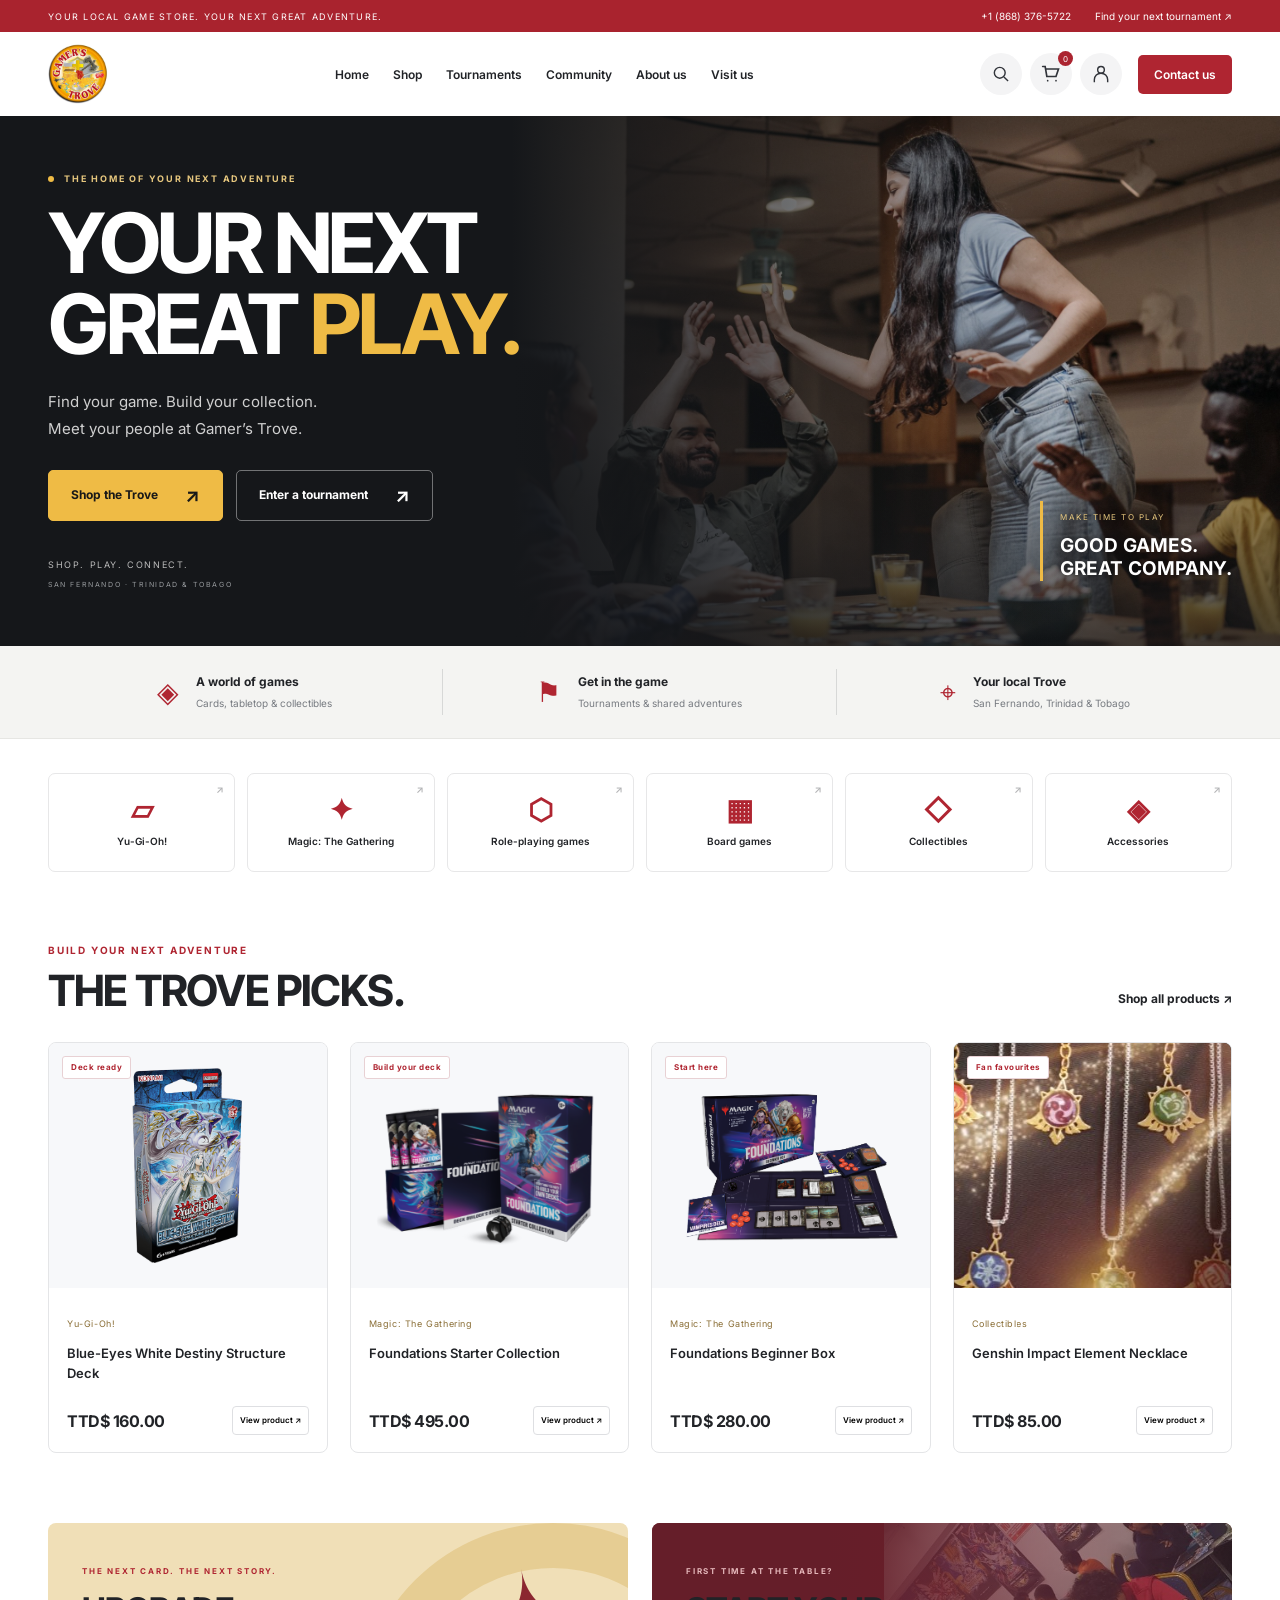
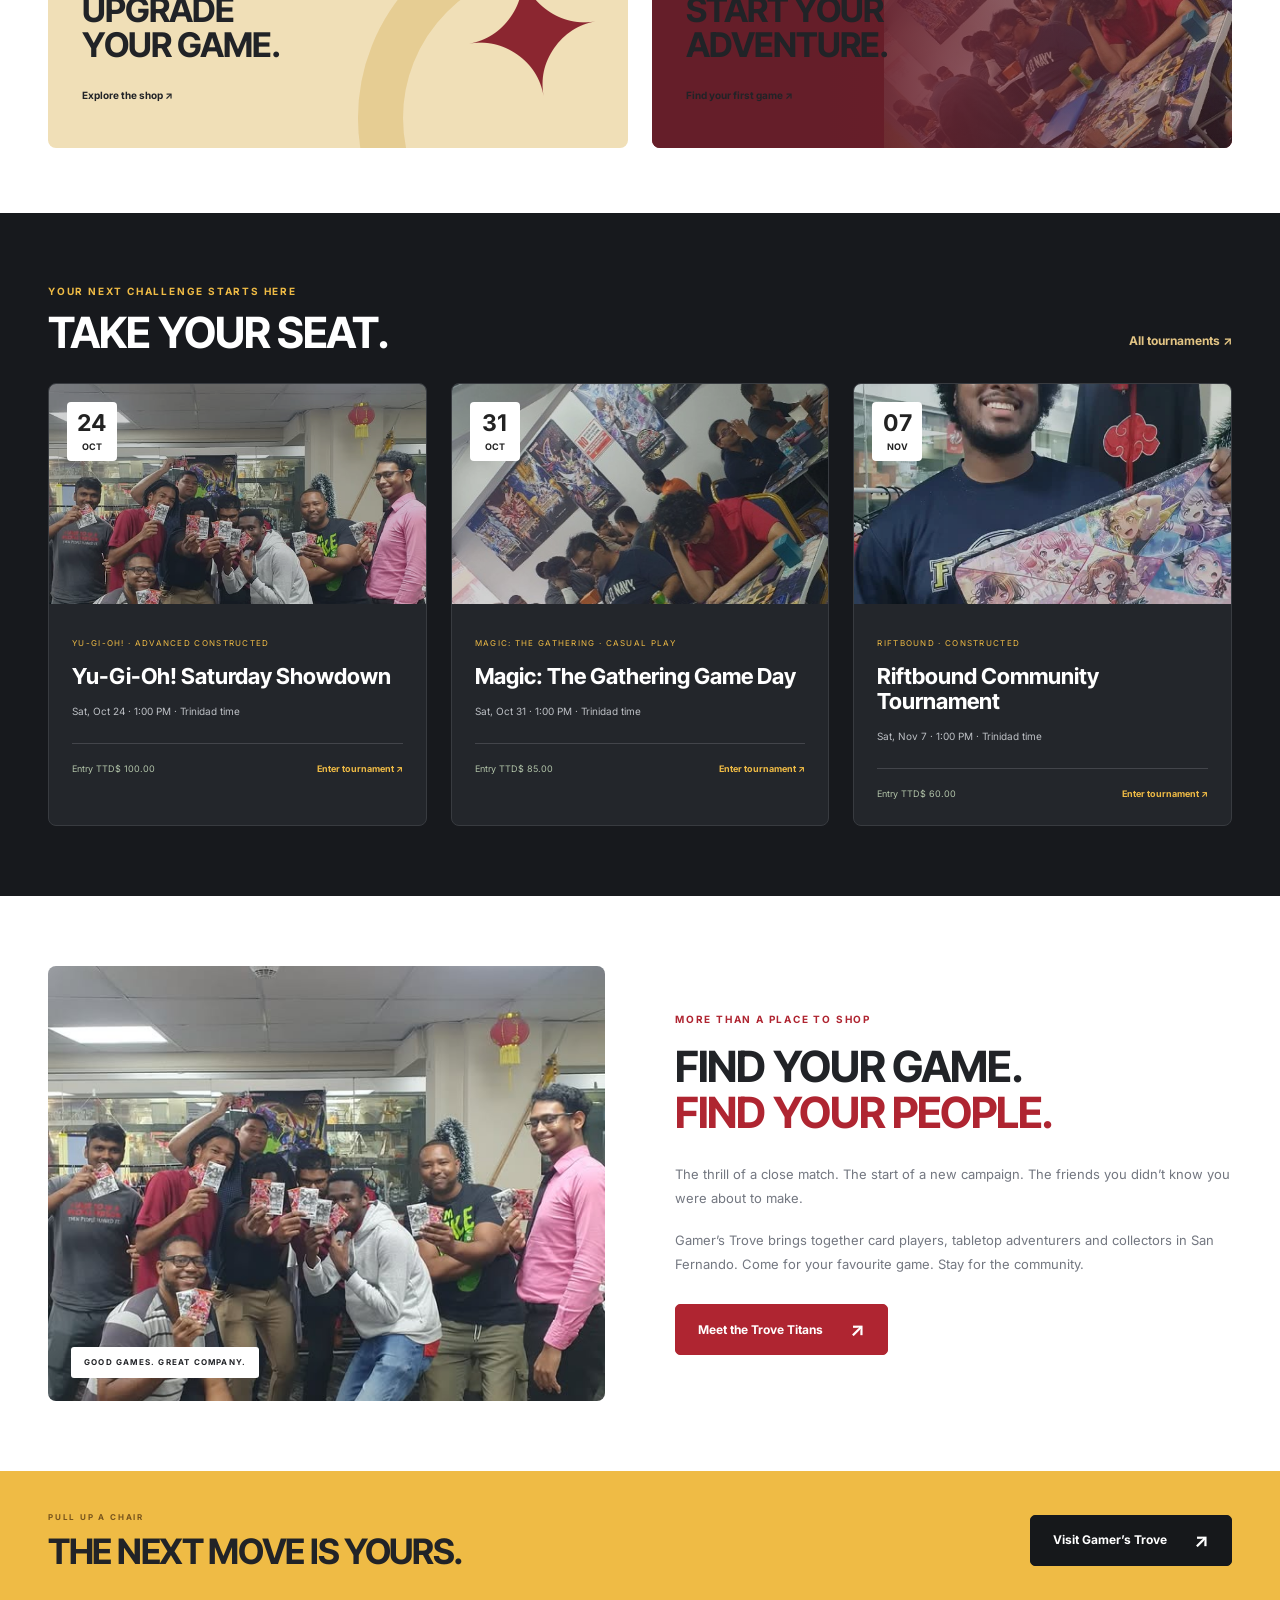
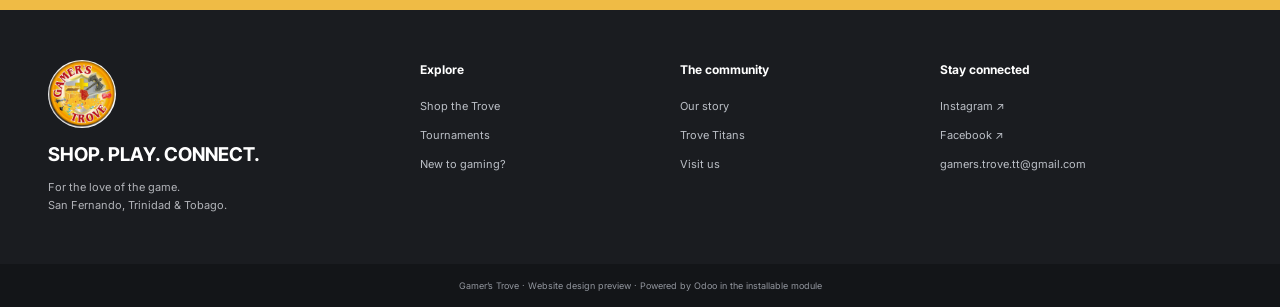
<file: preview/index.html>
<!DOCTYPE html><html lang="en"><head><meta charset="utf-8"/><meta name="viewport" content="width=device-width,initial-scale=1"/><meta name="description" content="Gamer’s Trove storefront and tournament design preview"/><title>Gamer’s Trove — Your next great play</title><link rel="icon" href="assets/brand.jpg"/><link rel="stylesheet" href="style.css"/><link rel="stylesheet" href="preview.css"/><script defer src="demo-data.js"></script><script defer src="preview.js"></script></head><body class="gt-site"><div class="gt-announcement"><div class="gt-container"><span>YOUR LOCAL GAME STORE. YOUR NEXT GREAT ADVENTURE.</span><div class="gt-announcement-links"><a href="tel:+18683765722">+1 (868) 376-5722</a><a href="tournaments.html">Find your next tournament ↗</a></div></div></div><header class="preview-header"><div class="gt-container preview-main-nav"><button class="preview-menu-button" aria-label="Open navigation" aria-expanded="false" aria-controls="preview-nav">☰</button><a href="index.html" class="preview-brand"><img src="assets/brand.jpg" alt="Gamer’s Trove"/></a><nav class="preview-nav" id="preview-nav"><a href="index.html">Home</a><a href="shop.html">Shop</a><a href="tournaments.html">Tournaments</a><a href="community.html">Community</a><a href="about.html">About us</a><a href="visit.html">Visit us</a><button data-search class="preview-drawer-search">Search the shop</button></nav><div class="preview-header-actions"><button data-search class="preview-search-toggle" aria-label="Search"><svg viewBox="0 0 24 24" width="20" height="20" aria-hidden="true"><circle cx="10.5" cy="10.5" r="6.5" fill="none" stroke="currentColor" stroke-width="1.7"/><path d="m15.5 15.5 5 5" stroke="currentColor" stroke-width="1.7"/></svg></button><button data-cart aria-label="View cart"><svg viewBox="0 0 24 24" width="20" height="20" aria-hidden="true"><path d="M2 3h3l2 12h11l3-9H6M8 20h.01M18 20h.01" fill="none" stroke="currentColor" stroke-width="2" stroke-linecap="round"/></svg><span class="preview-cart-count">0</span></button><button data-account class="preview-account-toggle" aria-label="My account"><svg viewBox="0 0 24 24" width="20" height="20" aria-hidden="true"><circle cx="12" cy="7" r="4" fill="none" stroke="currentColor" stroke-width="1.7"/><path d="M4 22v-3a8 8 0 0 1 16 0v3" fill="none" stroke="currentColor" stroke-width="1.7"/></svg></button><a href="visit.html" class="preview-contact">Contact us</a></div></div></header><main><section class="gt gt-hero" data-snippet="s_text_block" data-name="Trove hero — edit image, text and links"><div class="gt-hero-photo"><img src="assets/hero-players.jpg" alt="Friends enjoying a tabletop game together" fetchpriority="high" width="1800" height="1202"></div><div class="gt-container gt-hero-content"><div class="gt-hero-copy"><p class="gt-kicker"><span></span> THE HOME OF YOUR NEXT ADVENTURE</p><h1>YOUR NEXT<br>GREAT <em>PLAY.</em></h1><p>Find your game. Build your collection.<br>Meet your people at Gamer’s Trove.</p><div class="gt-actions"><a href="shop.html" class="gt-btn">Shop the Trove <span>↗</span></a><a href="tournaments.html" class="gt-btn gt-btn-outline">Enter a tournament <span>↗</span></a></div><div class="gt-hero-caption"> SHOP. PLAY. CONNECT.<small>SAN FERNANDO · TRINIDAD &amp; TOBAGO</small></div></div><div class="gt-photo-tag"><span>MAKE TIME TO PLAY</span><strong>GOOD GAMES.<br>GREAT COMPANY.</strong></div></div></section><section class="gt gt-benefit-strip" data-snippet="s_text_block" data-name="Store highlights"><div class="gt-container gt-benefits"><div><span>◈</span><p><strong>A world of games</strong><small>Cards, tabletop &amp; collectibles</small></p></div><div><span>⚑</span><p><strong>Get in the game</strong><small>Tournaments &amp; shared adventures</small></p></div><div><span>⌖</span><p><strong>Your local Trove</strong><small>San Fernando, Trinidad &amp; Tobago</small></p></div></div></section><section class="gt gt-categories"><div class="gt-container gt-category-grid"><a href="shop.html?category=yugioh" class="gt-category"><span class="gt-category-icon">▱</span><span>Yu-Gi-Oh!</span><span class="gt-category-arrow">↗</span></a><a href="shop.html?category=magic" class="gt-category"><span class="gt-category-icon">✦</span><span>Magic: The Gathering</span><span class="gt-category-arrow">↗</span></a><a href="shop.html?category=rpg" class="gt-category"><span class="gt-category-icon">⬡</span><span>Role-playing games</span><span class="gt-category-arrow">↗</span></a><a href="shop.html?category=board" class="gt-category"><span class="gt-category-icon">▦</span><span>Board games</span><span class="gt-category-arrow">↗</span></a><a href="shop.html?category=collectibles" class="gt-category"><span class="gt-category-icon">◇</span><span>Collectibles</span><span class="gt-category-arrow">↗</span></a><a href="shop.html?category=accessories" class="gt-category"><span class="gt-category-icon">◈</span><span>Accessories</span><span class="gt-category-arrow">↗</span></a></div></section><section class="gt gt-section"><div class="gt-container"><div class="gt-heading"><div><p class="gt-kicker">BUILD YOUR NEXT ADVENTURE</p><h2>THE TROVE PICKS.</h2></div><a class="gt-text-link" href="shop.html">Shop all products ↗</a></div><div class="gt-products" id="preview-products"><article class="gt-product" data-product-category="yugioh" data-product-name="blue-eyes white destiny structure deck"><a href="shop.html?product=1" class="gt-product-image" data-open-product="1"><img src="assets/blue-eyes.png" alt="Blue-Eyes White Destiny Structure Deck" loading="lazy"><span class="gt-badge">Deck ready</span></a><div class="gt-product-body"><small>Yu-Gi-Oh!</small><h3><a href="shop.html?product=1" data-open-product="1">Blue-Eyes White Destiny Structure Deck</a></h3><div class="gt-product-bottom"><strong>TTD$ 160.00</strong><button class="gt-product-button" data-open-product="1">View product ↗</button></div></div></article><article class="gt-product" data-product-category="magic" data-product-name="foundations starter collection"><a href="shop.html?product=2" class="gt-product-image" data-open-product="2"><img src="assets/foundations.png" alt="Foundations Starter Collection" loading="lazy"><span class="gt-badge">Build your deck</span></a><div class="gt-product-body"><small>Magic: The Gathering</small><h3><a href="shop.html?product=2" data-open-product="2">Foundations Starter Collection</a></h3><div class="gt-product-bottom"><strong>TTD$ 495.00</strong><button class="gt-product-button" data-open-product="2">View product ↗</button></div></div></article><article class="gt-product" data-product-category="magic" data-product-name="foundations beginner box"><a href="shop.html?product=3" class="gt-product-image" data-open-product="3"><img src="assets/beginner.png" alt="Foundations Beginner Box" loading="lazy"><span class="gt-badge">Start here</span></a><div class="gt-product-body"><small>Magic: The Gathering</small><h3><a href="shop.html?product=3" data-open-product="3">Foundations Beginner Box</a></h3><div class="gt-product-bottom"><strong>TTD$ 280.00</strong><button class="gt-product-button" data-open-product="3">View product ↗</button></div></div></article><article class="gt-product" data-product-category="collectibles" data-product-name="genshin impact element necklace"><a href="shop.html?product=4" class="gt-product-image" data-open-product="4"><img src="assets/genshin.jpg" alt="Genshin Impact Element Necklace" loading="lazy"><span class="gt-badge">Fan favourites</span></a><div class="gt-product-body"><small>Collectibles</small><h3><a href="shop.html?product=4" data-open-product="4">Genshin Impact Element Necklace</a></h3><div class="gt-product-bottom"><strong>TTD$ 85.00</strong><button class="gt-product-button" data-open-product="4">View product ↗</button></div></div></article></div><p class="preview-no-results" hidden="hidden">No sample products match this selection. <a href="shop.html">View all products →</a></p></div></section><section class="gt gt-promo-section" data-snippet="s_text_block" data-name="Shop and beginner banners"><div class="gt-container gt-promos"><a href="shop.html" class="gt-promo gt-promo-shop"><div><p class="gt-kicker">THE NEXT CARD. THE NEXT STORY.</p><h2>UPGRADE<br>YOUR GAME.</h2><span class="gt-text-link">Explore the shop ↗</span></div><span class="gt-promo-dice" aria-hidden="true">✦</span></a><a href="beginner.html" class="gt-promo gt-promo-start"><img src="assets/recap.jpg" alt="Players gathered around a tabletop game" loading="lazy"><div><p class="gt-kicker">FIRST TIME AT THE TABLE?</p><h2>START YOUR<br>ADVENTURE.</h2><span class="gt-text-link">Find your first game ↗</span></div></a></div></section><section class="gt gt-section gt-events"><div class="gt-container"><div class="gt-heading"><div><p class="gt-kicker">YOUR NEXT CHALLENGE STARTS HERE</p><h2>TAKE YOUR SEAT.</h2></div><a class="gt-text-link" href="tournaments.html">All tournaments ↗</a></div><div class="gt-event-grid"><article class="gt-event"><a href="tournaments.html?event=1" class="gt-event-image" data-open-event="1"><img src="assets/weekends.jpg" alt="Gamer’s Trove community" loading="lazy"><span class="gt-event-date"><b>24</b><span>OCT</span></span></a><div class="gt-event-body"><small>Yu-Gi-Oh! · Advanced Constructed</small><h3><a href="tournaments.html?event=1" data-open-event="1">Yu-Gi-Oh! Saturday Showdown</a></h3><p>Sat, Oct 24 · 1:00 PM · Trinidad time</p><div class="gt-event-bottom"><span>Entry TTD$ 100.00</span><button class="gt-text-link" data-open-event="1">Enter tournament ↗</button></div></div></article><article class="gt-event"><a href="tournaments.html?event=2" class="gt-event-image" data-open-event="2"><img src="assets/recap.jpg" alt="Gamer’s Trove community" loading="lazy"><span class="gt-event-date"><b>31</b><span>OCT</span></span></a><div class="gt-event-body"><small>Magic: The Gathering · Casual play</small><h3><a href="tournaments.html?event=2" data-open-event="2">Magic: The Gathering Game Day</a></h3><p>Sat, Oct 31 · 1:00 PM · Trinidad time</p><div class="gt-event-bottom"><span>Entry TTD$ 85.00</span><button class="gt-text-link" data-open-event="2">Enter tournament ↗</button></div></div></article><article class="gt-event"><a href="tournaments.html?event=3" class="gt-event-image" data-open-event="3"><img src="assets/trade.jpg" alt="Gamer’s Trove community" loading="lazy"><span class="gt-event-date"><b>07</b><span>NOV</span></span></a><div class="gt-event-body"><small>Riftbound · Constructed</small><h3><a href="tournaments.html?event=3" data-open-event="3">Riftbound Community Tournament</a></h3><p>Sat, Nov 7 · 1:00 PM · Trinidad time</p><div class="gt-event-bottom"><span>Entry TTD$ 60.00</span><button class="gt-text-link" data-open-event="3">Enter tournament ↗</button></div></div></article></div></div></section><section class="gt gt-section gt-community-section" data-snippet="s_text_block" data-name="Trove community"><div class="gt-container gt-community-split"><div class="gt-community-photo"><img src="assets/weekends.jpg" alt="Gamer’s Trove players celebrating together" width="600" height="600" loading="lazy"><span class="gt-photo-caption">GOOD GAMES. GREAT COMPANY.</span></div><div class="gt-community-copy"><p class="gt-kicker">MORE THAN A PLACE TO SHOP</p><h2>FIND YOUR GAME.<br><em>FIND YOUR PEOPLE.</em></h2><p>The thrill of a close match. The start of a new campaign. The friends you didn’t know you were about to make.</p><p>Gamer’s Trove brings together card players, tabletop adventurers and collectors in San Fernando. Come for your favourite game. Stay for the community.</p><a href="community.html" class="gt-btn gt-btn-red">Meet the Trove Titans <span>↗</span></a></div></div></section><section class="gt gt-cta-section" data-snippet="s_text_block" data-name="Visit call to action"><div class="gt-container gt-cta"><div><p class="gt-kicker">PULL UP A CHAIR</p><h2>THE NEXT MOVE IS YOURS.</h2></div><a href="visit.html" class="gt-btn gt-btn-dark">Visit Gamer’s Trove <span>↗</span></a></div></section></main><footer class="gt gt-footer"><div class="gt-container gt-footer-grid"><div><a href="index.html"><img src="assets/brand.jpg" alt="Gamer’s Trove" width="68" height="68"/></a><h3>SHOP. PLAY. CONNECT.</h3><p>For the love of the game.<br/>San Fernando, Trinidad &amp; Tobago.</p></div><div><h4>Explore</h4><a href="shop.html">Shop the Trove</a><a href="tournaments.html">Tournaments</a><a href="beginner.html">New to gaming?</a></div><div><h4>The community</h4><a href="about.html">Our story</a><a href="community.html">Trove Titans</a><a href="visit.html">Visit us</a></div><div><h4>Stay connected</h4><a href="https://www.instagram.com/gamerstrovett/" target="_blank" rel="noopener">Instagram ↗</a><a href="https://www.facebook.com/GamersTroveTT/" target="_blank" rel="noopener">Facebook ↗</a><a href="mailto:gamers.trove.tt@gmail.com">gamers.trove.tt@gmail.com</a></div></div></footer><div class="preview-footer-note">Gamer’s Trove · Website design preview · Powered by Odoo in the installable module</div><dialog id="preview-dialog" class="gt"><button class="preview-close" aria-label="Close">×</button><div id="dialog-body"></div></dialog><div id="preview-toast" role="status"></div></body></html>
</file>
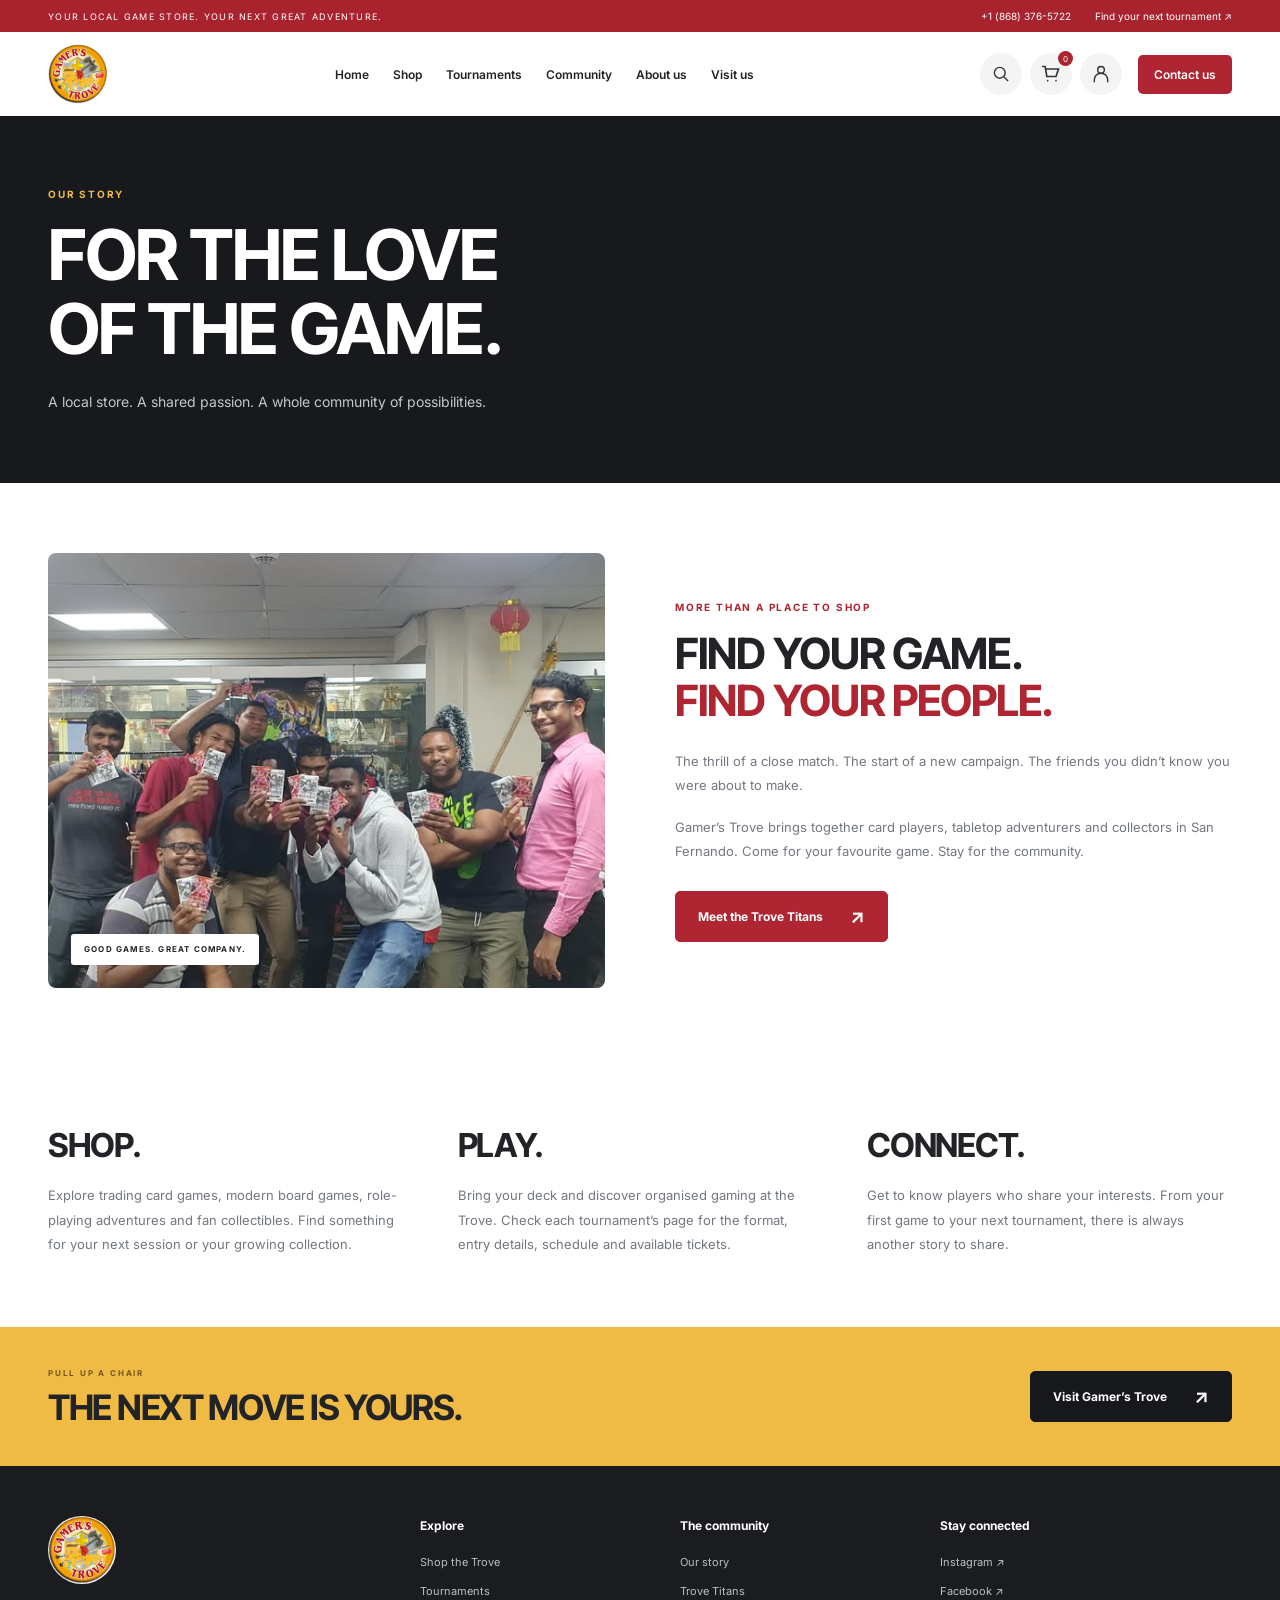
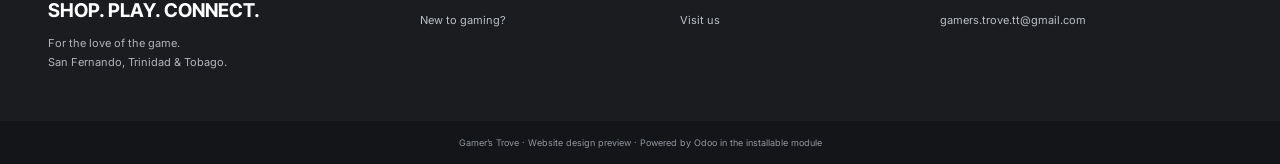
<file: preview/about.html>
<!DOCTYPE html><html lang="en"><head><meta charset="utf-8"/><meta name="viewport" content="width=device-width,initial-scale=1"/><meta name="description" content="Gamer’s Trove storefront and tournament design preview"/><title>About | Gamer’s Trove</title><link rel="icon" href="assets/brand.jpg"/><link rel="stylesheet" href="style.css"/><link rel="stylesheet" href="preview.css"/><script defer src="demo-data.js"></script><script defer src="preview.js"></script></head><body class="gt-site"><div class="gt-announcement"><div class="gt-container"><span>YOUR LOCAL GAME STORE. YOUR NEXT GREAT ADVENTURE.</span><div class="gt-announcement-links"><a href="tel:+18683765722">+1 (868) 376-5722</a><a href="tournaments.html">Find your next tournament ↗</a></div></div></div><header class="preview-header"><div class="gt-container preview-main-nav"><button class="preview-menu-button" aria-label="Open navigation" aria-expanded="false" aria-controls="preview-nav">☰</button><a href="index.html" class="preview-brand"><img src="assets/brand.jpg" alt="Gamer’s Trove"/></a><nav class="preview-nav" id="preview-nav"><a href="index.html">Home</a><a href="shop.html">Shop</a><a href="tournaments.html">Tournaments</a><a href="community.html">Community</a><a href="about.html">About us</a><a href="visit.html">Visit us</a><button data-search class="preview-drawer-search">Search the shop</button></nav><div class="preview-header-actions"><button data-search class="preview-search-toggle" aria-label="Search"><svg viewBox="0 0 24 24" width="20" height="20" aria-hidden="true"><circle cx="10.5" cy="10.5" r="6.5" fill="none" stroke="currentColor" stroke-width="1.7"/><path d="m15.5 15.5 5 5" stroke="currentColor" stroke-width="1.7"/></svg></button><button data-cart aria-label="View cart"><svg viewBox="0 0 24 24" width="20" height="20" aria-hidden="true"><path d="M2 3h3l2 12h11l3-9H6M8 20h.01M18 20h.01" fill="none" stroke="currentColor" stroke-width="2" stroke-linecap="round"/></svg><span class="preview-cart-count">0</span></button><button data-account class="preview-account-toggle" aria-label="My account"><svg viewBox="0 0 24 24" width="20" height="20" aria-hidden="true"><circle cx="12" cy="7" r="4" fill="none" stroke="currentColor" stroke-width="1.7"/><path d="M4 22v-3a8 8 0 0 1 16 0v3" fill="none" stroke="currentColor" stroke-width="1.7"/></svg></button><a href="visit.html" class="preview-contact">Contact us</a></div></div></header><main><section class="gt gt-page-intro" data-snippet="s_text_block" data-name="Page introduction"><div class="gt-container"><p class="gt-kicker">OUR STORY</p><h1>FOR THE LOVE<br>OF THE GAME.</h1><p>A local store. A shared passion. A whole community of possibilities.</p></div></section><section class="gt gt-section gt-community-section" data-snippet="s_text_block" data-name="Trove community"><div class="gt-container gt-community-split"><div class="gt-community-photo"><img src="assets/weekends.jpg" alt="Gamer’s Trove players celebrating together" width="600" height="600" loading="lazy"><span class="gt-photo-caption">GOOD GAMES. GREAT COMPANY.</span></div><div class="gt-community-copy"><p class="gt-kicker">MORE THAN A PLACE TO SHOP</p><h2>FIND YOUR GAME.<br><em>FIND YOUR PEOPLE.</em></h2><p>The thrill of a close match. The start of a new campaign. The friends you didn’t know you were about to make.</p><p>Gamer’s Trove brings together card players, tabletop adventurers and collectors in San Fernando. Come for your favourite game. Stay for the community.</p><a href="community.html" class="gt-btn gt-btn-red">Meet the Trove Titans <span>↗</span></a></div></div></section><section class="gt gt-section" data-snippet="s_text_block" data-name="Our purpose"><div class="gt-container gt-editorial-grid"><div><h2>SHOP.</h2><p>Explore trading card games, modern board games, role-playing adventures and fan collectibles. Find something for your next session or your growing collection.</p></div><div><h2>PLAY.</h2><p>Bring your deck and discover organised gaming at the Trove. Check each tournament’s page for the format, entry details, schedule and available tickets.</p></div><div><h2>CONNECT.</h2><p>Get to know players who share your interests. From your first game to your next tournament, there is always another story to share.</p></div></div></section><section class="gt gt-cta-section" data-snippet="s_text_block" data-name="Visit call to action"><div class="gt-container gt-cta"><div><p class="gt-kicker">PULL UP A CHAIR</p><h2>THE NEXT MOVE IS YOURS.</h2></div><a href="visit.html" class="gt-btn gt-btn-dark">Visit Gamer’s Trove <span>↗</span></a></div></section></main><footer class="gt gt-footer"><div class="gt-container gt-footer-grid"><div><a href="index.html"><img src="assets/brand.jpg" alt="Gamer’s Trove" width="68" height="68"/></a><h3>SHOP. PLAY. CONNECT.</h3><p>For the love of the game.<br/>San Fernando, Trinidad &amp; Tobago.</p></div><div><h4>Explore</h4><a href="shop.html">Shop the Trove</a><a href="tournaments.html">Tournaments</a><a href="beginner.html">New to gaming?</a></div><div><h4>The community</h4><a href="about.html">Our story</a><a href="community.html">Trove Titans</a><a href="visit.html">Visit us</a></div><div><h4>Stay connected</h4><a href="https://www.instagram.com/gamerstrovett/" target="_blank" rel="noopener">Instagram ↗</a><a href="https://www.facebook.com/GamersTroveTT/" target="_blank" rel="noopener">Facebook ↗</a><a href="mailto:gamers.trove.tt@gmail.com">gamers.trove.tt@gmail.com</a></div></div></footer><div class="preview-footer-note">Gamer’s Trove · Website design preview · Powered by Odoo in the installable module</div><dialog id="preview-dialog" class="gt"><button class="preview-close" aria-label="Close">×</button><div id="dialog-body"></div></dialog><div id="preview-toast" role="status"></div></body></html>
</file>
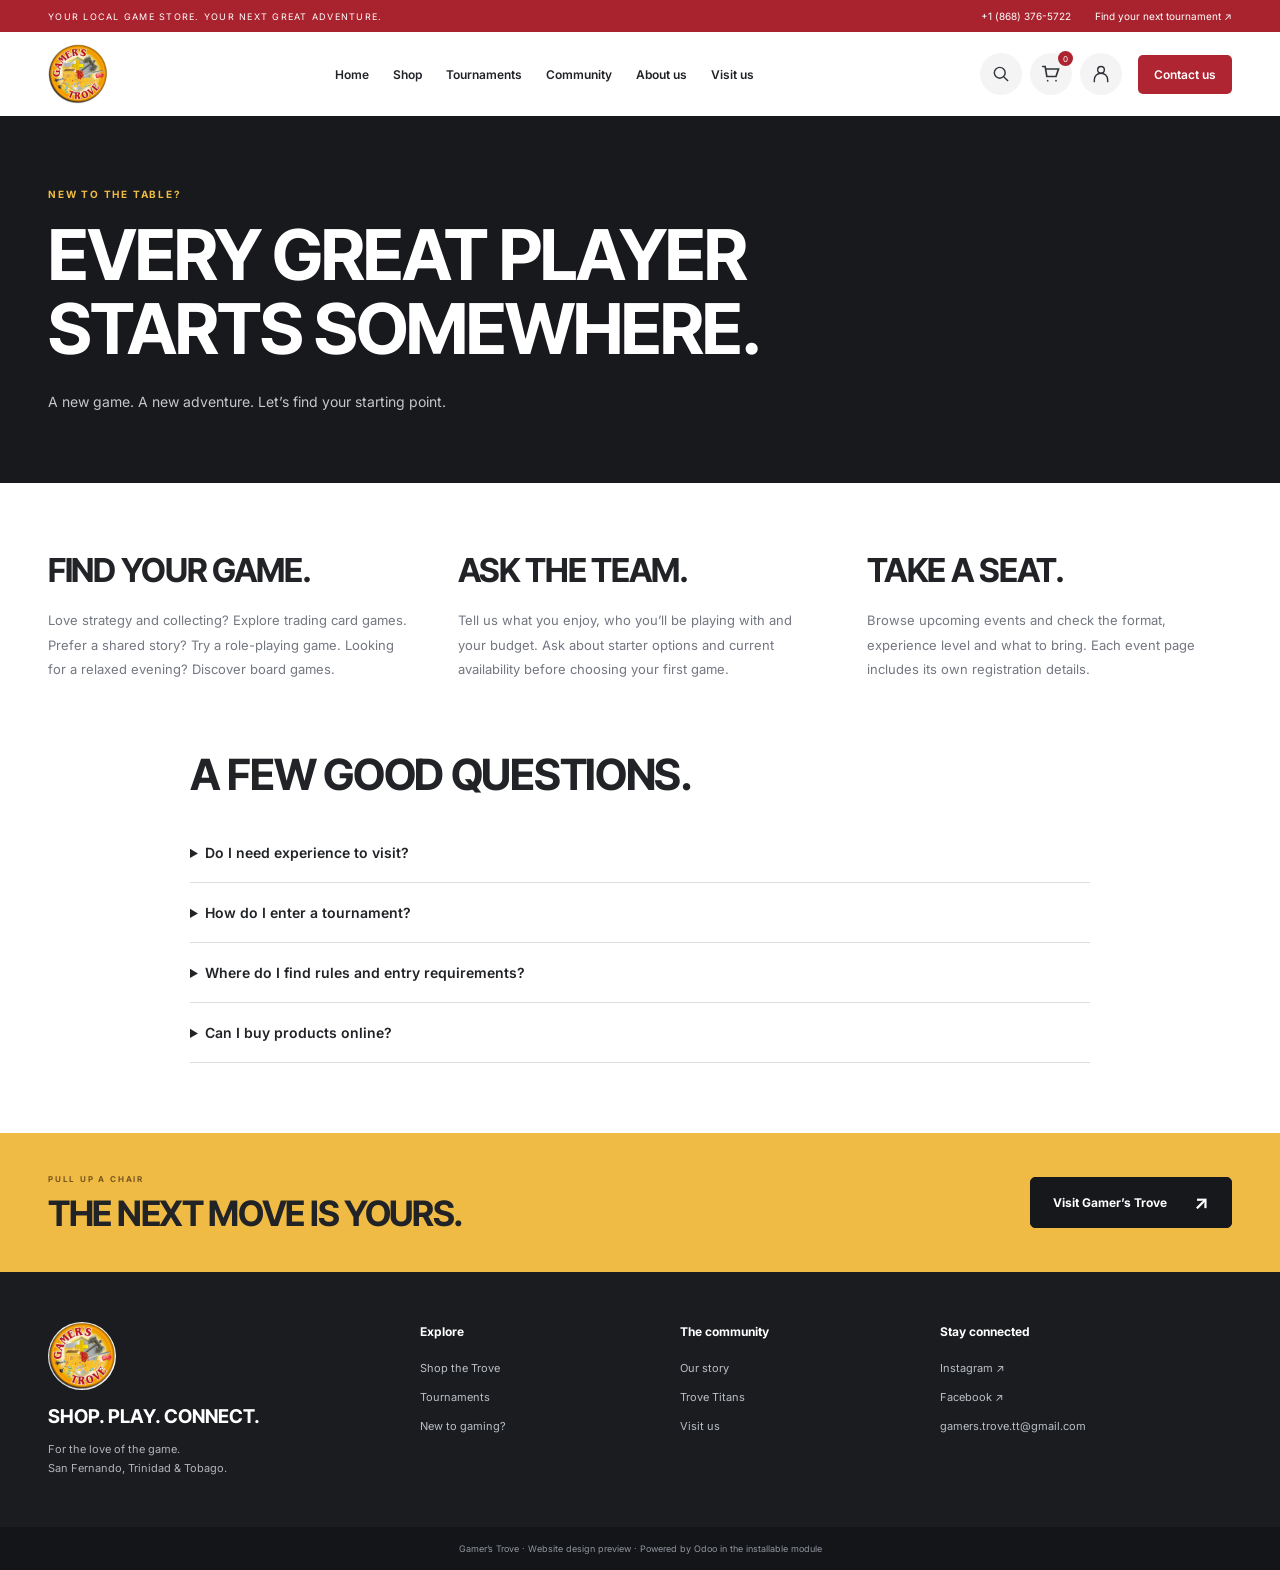
<file: preview/beginner.html>
<!DOCTYPE html><html lang="en"><head><meta charset="utf-8"/><meta name="viewport" content="width=device-width,initial-scale=1"/><meta name="description" content="Gamer’s Trove storefront and tournament design preview"/><title>Beginner | Gamer’s Trove</title><link rel="icon" href="assets/brand.jpg"/><link rel="stylesheet" href="style.css"/><link rel="stylesheet" href="preview.css"/><script defer src="demo-data.js"></script><script defer src="preview.js"></script></head><body class="gt-site"><div class="gt-announcement"><div class="gt-container"><span>YOUR LOCAL GAME STORE. YOUR NEXT GREAT ADVENTURE.</span><div class="gt-announcement-links"><a href="tel:+18683765722">+1 (868) 376-5722</a><a href="tournaments.html">Find your next tournament ↗</a></div></div></div><header class="preview-header"><div class="gt-container preview-main-nav"><button class="preview-menu-button" aria-label="Open navigation" aria-expanded="false" aria-controls="preview-nav">☰</button><a href="index.html" class="preview-brand"><img src="assets/brand.jpg" alt="Gamer’s Trove"/></a><nav class="preview-nav" id="preview-nav"><a href="index.html">Home</a><a href="shop.html">Shop</a><a href="tournaments.html">Tournaments</a><a href="community.html">Community</a><a href="about.html">About us</a><a href="visit.html">Visit us</a><button data-search class="preview-drawer-search">Search the shop</button></nav><div class="preview-header-actions"><button data-search class="preview-search-toggle" aria-label="Search"><svg viewBox="0 0 24 24" width="20" height="20" aria-hidden="true"><circle cx="10.5" cy="10.5" r="6.5" fill="none" stroke="currentColor" stroke-width="1.7"/><path d="m15.5 15.5 5 5" stroke="currentColor" stroke-width="1.7"/></svg></button><button data-cart aria-label="View cart"><svg viewBox="0 0 24 24" width="20" height="20" aria-hidden="true"><path d="M2 3h3l2 12h11l3-9H6M8 20h.01M18 20h.01" fill="none" stroke="currentColor" stroke-width="2" stroke-linecap="round"/></svg><span class="preview-cart-count">0</span></button><button data-account class="preview-account-toggle" aria-label="My account"><svg viewBox="0 0 24 24" width="20" height="20" aria-hidden="true"><circle cx="12" cy="7" r="4" fill="none" stroke="currentColor" stroke-width="1.7"/><path d="M4 22v-3a8 8 0 0 1 16 0v3" fill="none" stroke="currentColor" stroke-width="1.7"/></svg></button><a href="visit.html" class="preview-contact">Contact us</a></div></div></header><main><section class="gt gt-page-intro" data-snippet="s_text_block" data-name="Page introduction"><div class="gt-container"><p class="gt-kicker">NEW TO THE TABLE?</p><h1>EVERY GREAT PLAYER<br>STARTS SOMEWHERE.</h1><p>A new game. A new adventure. Let’s find your starting point.</p></div></section><section class="gt gt-section" data-snippet="s_text_block" data-name="Getting started"><div class="gt-container gt-editorial-grid"><div><h2>FIND YOUR GAME.</h2><p>Love strategy and collecting? Explore trading card games. Prefer a shared story? Try a role-playing game. Looking for a relaxed evening? Discover board games.</p></div><div><h2>ASK THE TEAM.</h2><p>Tell us what you enjoy, who you’ll be playing with and your budget. Ask about starter options and current availability before choosing your first game.</p></div><div><h2>TAKE A SEAT.</h2><p>Browse upcoming events and check the format, experience level and what to bring. Each event page includes its own registration details.</p></div></div><div class="gt-container gt-faq"><h2>A FEW GOOD QUESTIONS.</h2><details><summary>Do I need experience to visit?</summary><p>You can visit to browse and ask questions. If you want to join a session, contact the team to find an event suited to your experience.</p></details><details><summary>How do I enter a tournament?</summary><p>Open Tournaments, select an event and review its details. Choose an available ticket, enter the attendee information and follow the checkout steps for paid entry.</p></details><details><summary>Where do I find rules and entry requirements?</summary><p>Read the event description before registering. Contact the organiser if you need clarification about deck formats, equipment, age requirements or the event’s cancellation terms.</p></details><details><summary>Can I buy products online?</summary><p>Browse the shop, choose your options and use the cart to checkout. Current prices, availability, payment methods and delivery options are shown in the shop and checkout.</p></details></div></section><section class="gt gt-cta-section" data-snippet="s_text_block" data-name="Visit call to action"><div class="gt-container gt-cta"><div><p class="gt-kicker">PULL UP A CHAIR</p><h2>THE NEXT MOVE IS YOURS.</h2></div><a href="visit.html" class="gt-btn gt-btn-dark">Visit Gamer’s Trove <span>↗</span></a></div></section></main><footer class="gt gt-footer"><div class="gt-container gt-footer-grid"><div><a href="index.html"><img src="assets/brand.jpg" alt="Gamer’s Trove" width="68" height="68"/></a><h3>SHOP. PLAY. CONNECT.</h3><p>For the love of the game.<br/>San Fernando, Trinidad &amp; Tobago.</p></div><div><h4>Explore</h4><a href="shop.html">Shop the Trove</a><a href="tournaments.html">Tournaments</a><a href="beginner.html">New to gaming?</a></div><div><h4>The community</h4><a href="about.html">Our story</a><a href="community.html">Trove Titans</a><a href="visit.html">Visit us</a></div><div><h4>Stay connected</h4><a href="https://www.instagram.com/gamerstrovett/" target="_blank" rel="noopener">Instagram ↗</a><a href="https://www.facebook.com/GamersTroveTT/" target="_blank" rel="noopener">Facebook ↗</a><a href="mailto:gamers.trove.tt@gmail.com">gamers.trove.tt@gmail.com</a></div></div></footer><div class="preview-footer-note">Gamer’s Trove · Website design preview · Powered by Odoo in the installable module</div><dialog id="preview-dialog" class="gt"><button class="preview-close" aria-label="Close">×</button><div id="dialog-body"></div></dialog><div id="preview-toast" role="status"></div></body></html>
</file>
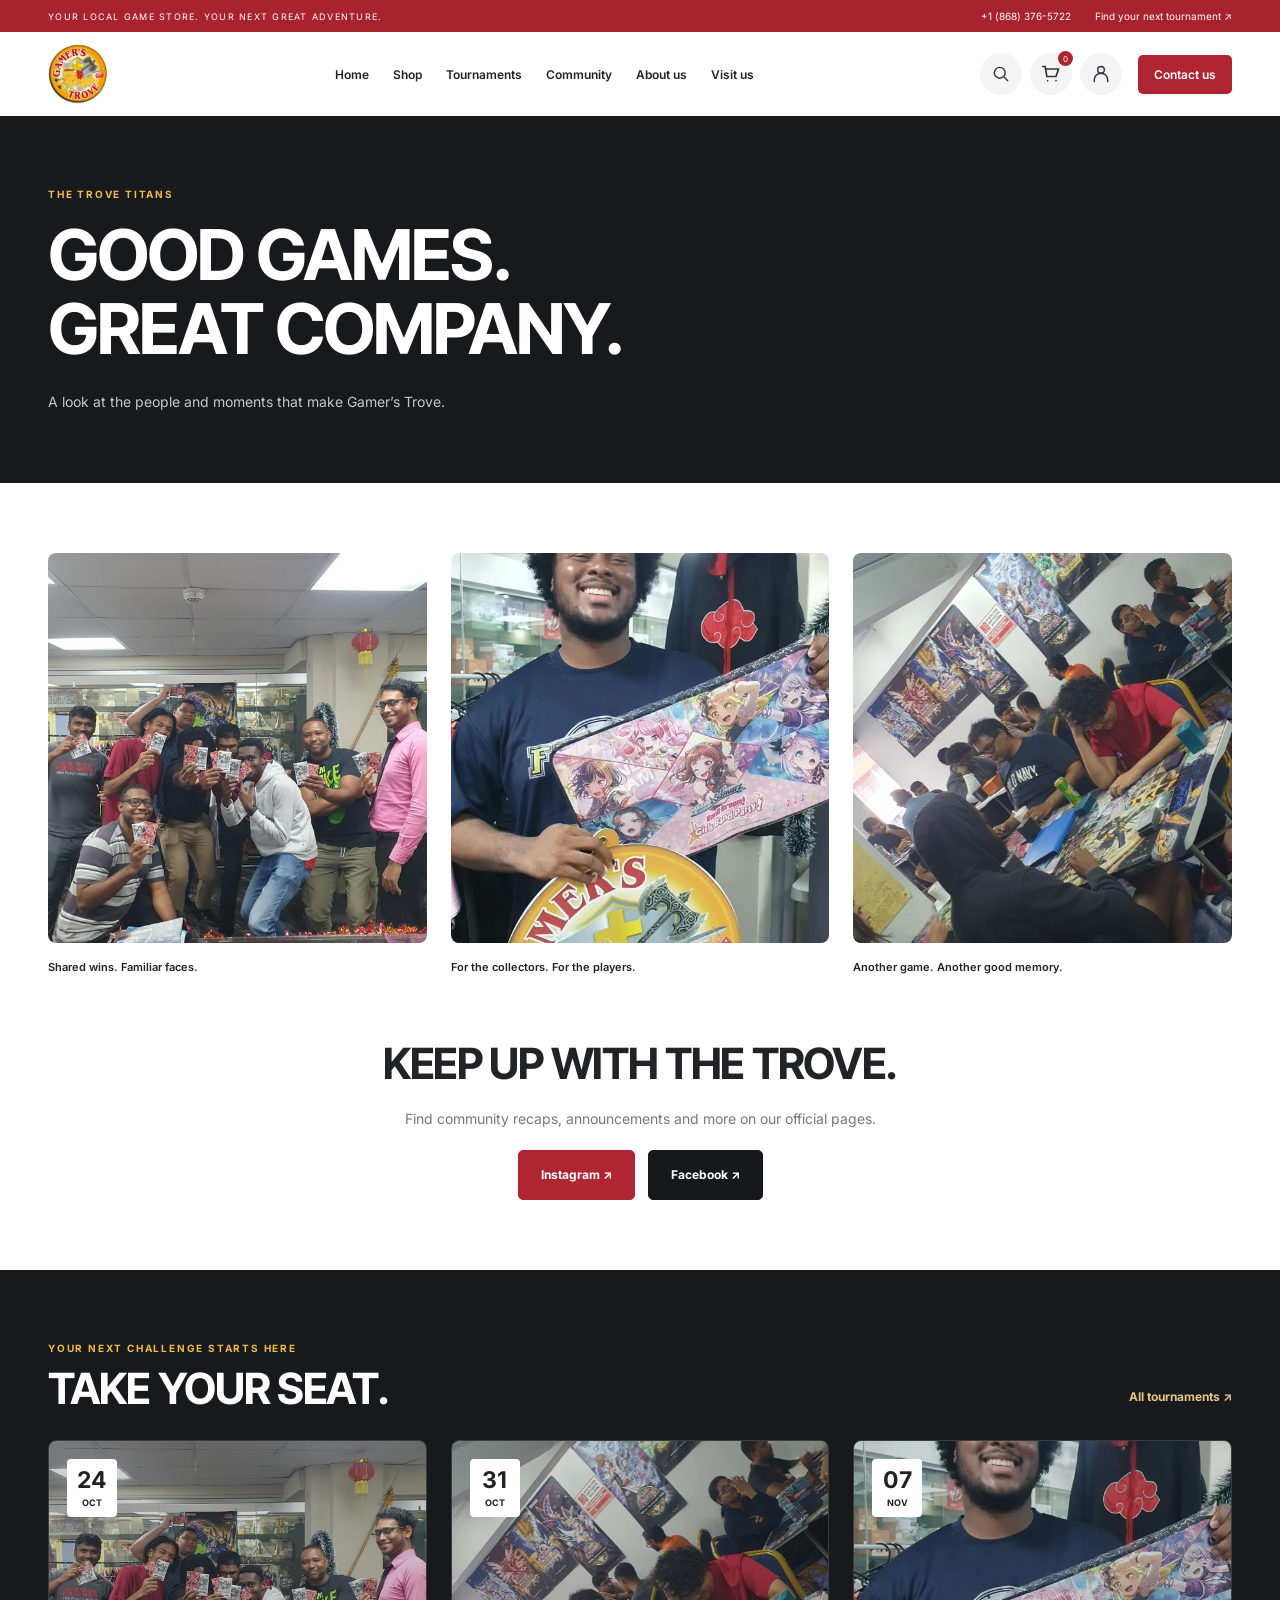
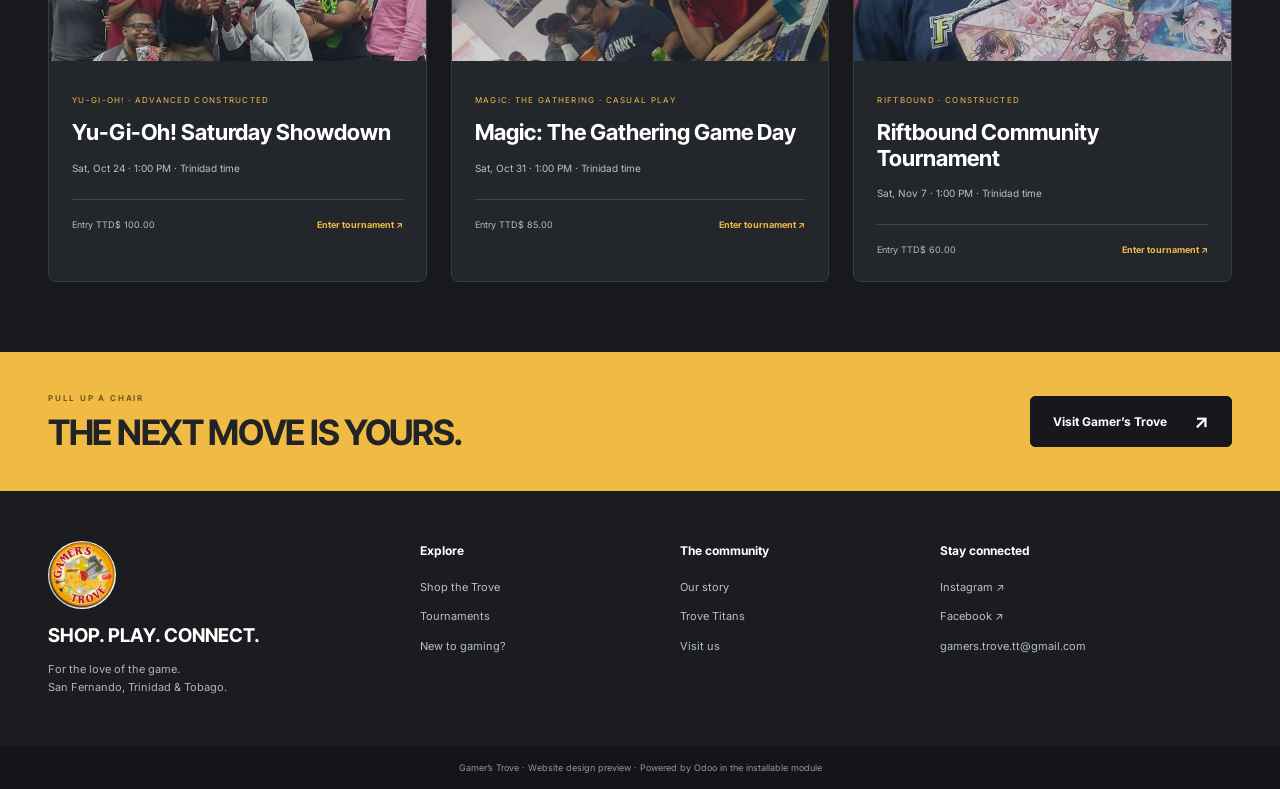
<file: preview/community.html>
<!DOCTYPE html><html lang="en"><head><meta charset="utf-8"/><meta name="viewport" content="width=device-width,initial-scale=1"/><meta name="description" content="Gamer’s Trove storefront and tournament design preview"/><title>Community | Gamer’s Trove</title><link rel="icon" href="assets/brand.jpg"/><link rel="stylesheet" href="style.css"/><link rel="stylesheet" href="preview.css"/><script defer src="demo-data.js"></script><script defer src="preview.js"></script></head><body class="gt-site"><div class="gt-announcement"><div class="gt-container"><span>YOUR LOCAL GAME STORE. YOUR NEXT GREAT ADVENTURE.</span><div class="gt-announcement-links"><a href="tel:+18683765722">+1 (868) 376-5722</a><a href="tournaments.html">Find your next tournament ↗</a></div></div></div><header class="preview-header"><div class="gt-container preview-main-nav"><button class="preview-menu-button" aria-label="Open navigation" aria-expanded="false" aria-controls="preview-nav">☰</button><a href="index.html" class="preview-brand"><img src="assets/brand.jpg" alt="Gamer’s Trove"/></a><nav class="preview-nav" id="preview-nav"><a href="index.html">Home</a><a href="shop.html">Shop</a><a href="tournaments.html">Tournaments</a><a href="community.html">Community</a><a href="about.html">About us</a><a href="visit.html">Visit us</a><button data-search class="preview-drawer-search">Search the shop</button></nav><div class="preview-header-actions"><button data-search class="preview-search-toggle" aria-label="Search"><svg viewBox="0 0 24 24" width="20" height="20" aria-hidden="true"><circle cx="10.5" cy="10.5" r="6.5" fill="none" stroke="currentColor" stroke-width="1.7"/><path d="m15.5 15.5 5 5" stroke="currentColor" stroke-width="1.7"/></svg></button><button data-cart aria-label="View cart"><svg viewBox="0 0 24 24" width="20" height="20" aria-hidden="true"><path d="M2 3h3l2 12h11l3-9H6M8 20h.01M18 20h.01" fill="none" stroke="currentColor" stroke-width="2" stroke-linecap="round"/></svg><span class="preview-cart-count">0</span></button><button data-account class="preview-account-toggle" aria-label="My account"><svg viewBox="0 0 24 24" width="20" height="20" aria-hidden="true"><circle cx="12" cy="7" r="4" fill="none" stroke="currentColor" stroke-width="1.7"/><path d="M4 22v-3a8 8 0 0 1 16 0v3" fill="none" stroke="currentColor" stroke-width="1.7"/></svg></button><a href="visit.html" class="preview-contact">Contact us</a></div></div></header><main><section class="gt gt-page-intro" data-snippet="s_text_block" data-name="Page introduction"><div class="gt-container"><p class="gt-kicker">THE TROVE TITANS</p><h1>GOOD GAMES.<br>GREAT COMPANY.</h1><p>A look at the people and moments that make Gamer’s Trove.</p></div></section><section class="gt gt-section" data-snippet="s_text_block" data-name="Community gallery"><div class="gt-container gt-gallery"><figure><img src="assets/weekends.jpg" alt="Community tournament celebration" loading="lazy"><figcaption>Shared wins. Familiar faces.</figcaption></figure><figure><img src="assets/trade.jpg" alt="A player celebrating at the Trove" loading="lazy"><figcaption>For the collectors. For the players.</figcaption></figure><figure><img src="assets/recap.jpg" alt="Tabletop players at Gamer’s Trove" loading="lazy"><figcaption>Another game. Another good memory.</figcaption></figure></div><div class="gt-container gt-social-cta"><h2>KEEP UP WITH THE TROVE.</h2><p>Find community recaps, announcements and more on our official pages.</p><div class="gt-actions"><a class="gt-btn gt-btn-red" target="_blank" rel="noopener" href="https://www.instagram.com/gamerstrovett/">Instagram ↗</a><a class="gt-btn gt-btn-dark" target="_blank" rel="noopener" href="https://www.facebook.com/GamersTroveTT/">Facebook ↗</a></div></div></section><section class="gt gt-section gt-events"><div class="gt-container"><div class="gt-heading"><div><p class="gt-kicker">YOUR NEXT CHALLENGE STARTS HERE</p><h2>TAKE YOUR SEAT.</h2></div><a class="gt-text-link" href="tournaments.html">All tournaments ↗</a></div><div class="gt-event-grid"><article class="gt-event"><a href="tournaments.html?event=1" class="gt-event-image" data-open-event="1"><img src="assets/weekends.jpg" alt="Gamer’s Trove community" loading="lazy"><span class="gt-event-date"><b>24</b><span>OCT</span></span></a><div class="gt-event-body"><small>Yu-Gi-Oh! · Advanced Constructed</small><h3><a href="tournaments.html?event=1" data-open-event="1">Yu-Gi-Oh! Saturday Showdown</a></h3><p>Sat, Oct 24 · 1:00 PM · Trinidad time</p><div class="gt-event-bottom"><span>Entry TTD$ 100.00</span><button class="gt-text-link" data-open-event="1">Enter tournament ↗</button></div></div></article><article class="gt-event"><a href="tournaments.html?event=2" class="gt-event-image" data-open-event="2"><img src="assets/recap.jpg" alt="Gamer’s Trove community" loading="lazy"><span class="gt-event-date"><b>31</b><span>OCT</span></span></a><div class="gt-event-body"><small>Magic: The Gathering · Casual play</small><h3><a href="tournaments.html?event=2" data-open-event="2">Magic: The Gathering Game Day</a></h3><p>Sat, Oct 31 · 1:00 PM · Trinidad time</p><div class="gt-event-bottom"><span>Entry TTD$ 85.00</span><button class="gt-text-link" data-open-event="2">Enter tournament ↗</button></div></div></article><article class="gt-event"><a href="tournaments.html?event=3" class="gt-event-image" data-open-event="3"><img src="assets/trade.jpg" alt="Gamer’s Trove community" loading="lazy"><span class="gt-event-date"><b>07</b><span>NOV</span></span></a><div class="gt-event-body"><small>Riftbound · Constructed</small><h3><a href="tournaments.html?event=3" data-open-event="3">Riftbound Community Tournament</a></h3><p>Sat, Nov 7 · 1:00 PM · Trinidad time</p><div class="gt-event-bottom"><span>Entry TTD$ 60.00</span><button class="gt-text-link" data-open-event="3">Enter tournament ↗</button></div></div></article></div></div></section><section class="gt gt-cta-section" data-snippet="s_text_block" data-name="Visit call to action"><div class="gt-container gt-cta"><div><p class="gt-kicker">PULL UP A CHAIR</p><h2>THE NEXT MOVE IS YOURS.</h2></div><a href="visit.html" class="gt-btn gt-btn-dark">Visit Gamer’s Trove <span>↗</span></a></div></section></main><footer class="gt gt-footer"><div class="gt-container gt-footer-grid"><div><a href="index.html"><img src="assets/brand.jpg" alt="Gamer’s Trove" width="68" height="68"/></a><h3>SHOP. PLAY. CONNECT.</h3><p>For the love of the game.<br/>San Fernando, Trinidad &amp; Tobago.</p></div><div><h4>Explore</h4><a href="shop.html">Shop the Trove</a><a href="tournaments.html">Tournaments</a><a href="beginner.html">New to gaming?</a></div><div><h4>The community</h4><a href="about.html">Our story</a><a href="community.html">Trove Titans</a><a href="visit.html">Visit us</a></div><div><h4>Stay connected</h4><a href="https://www.instagram.com/gamerstrovett/" target="_blank" rel="noopener">Instagram ↗</a><a href="https://www.facebook.com/GamersTroveTT/" target="_blank" rel="noopener">Facebook ↗</a><a href="mailto:gamers.trove.tt@gmail.com">gamers.trove.tt@gmail.com</a></div></div></footer><div class="preview-footer-note">Gamer’s Trove · Website design preview · Powered by Odoo in the installable module</div><dialog id="preview-dialog" class="gt"><button class="preview-close" aria-label="Close">×</button><div id="dialog-body"></div></dialog><div id="preview-toast" role="status"></div></body></html>
</file>
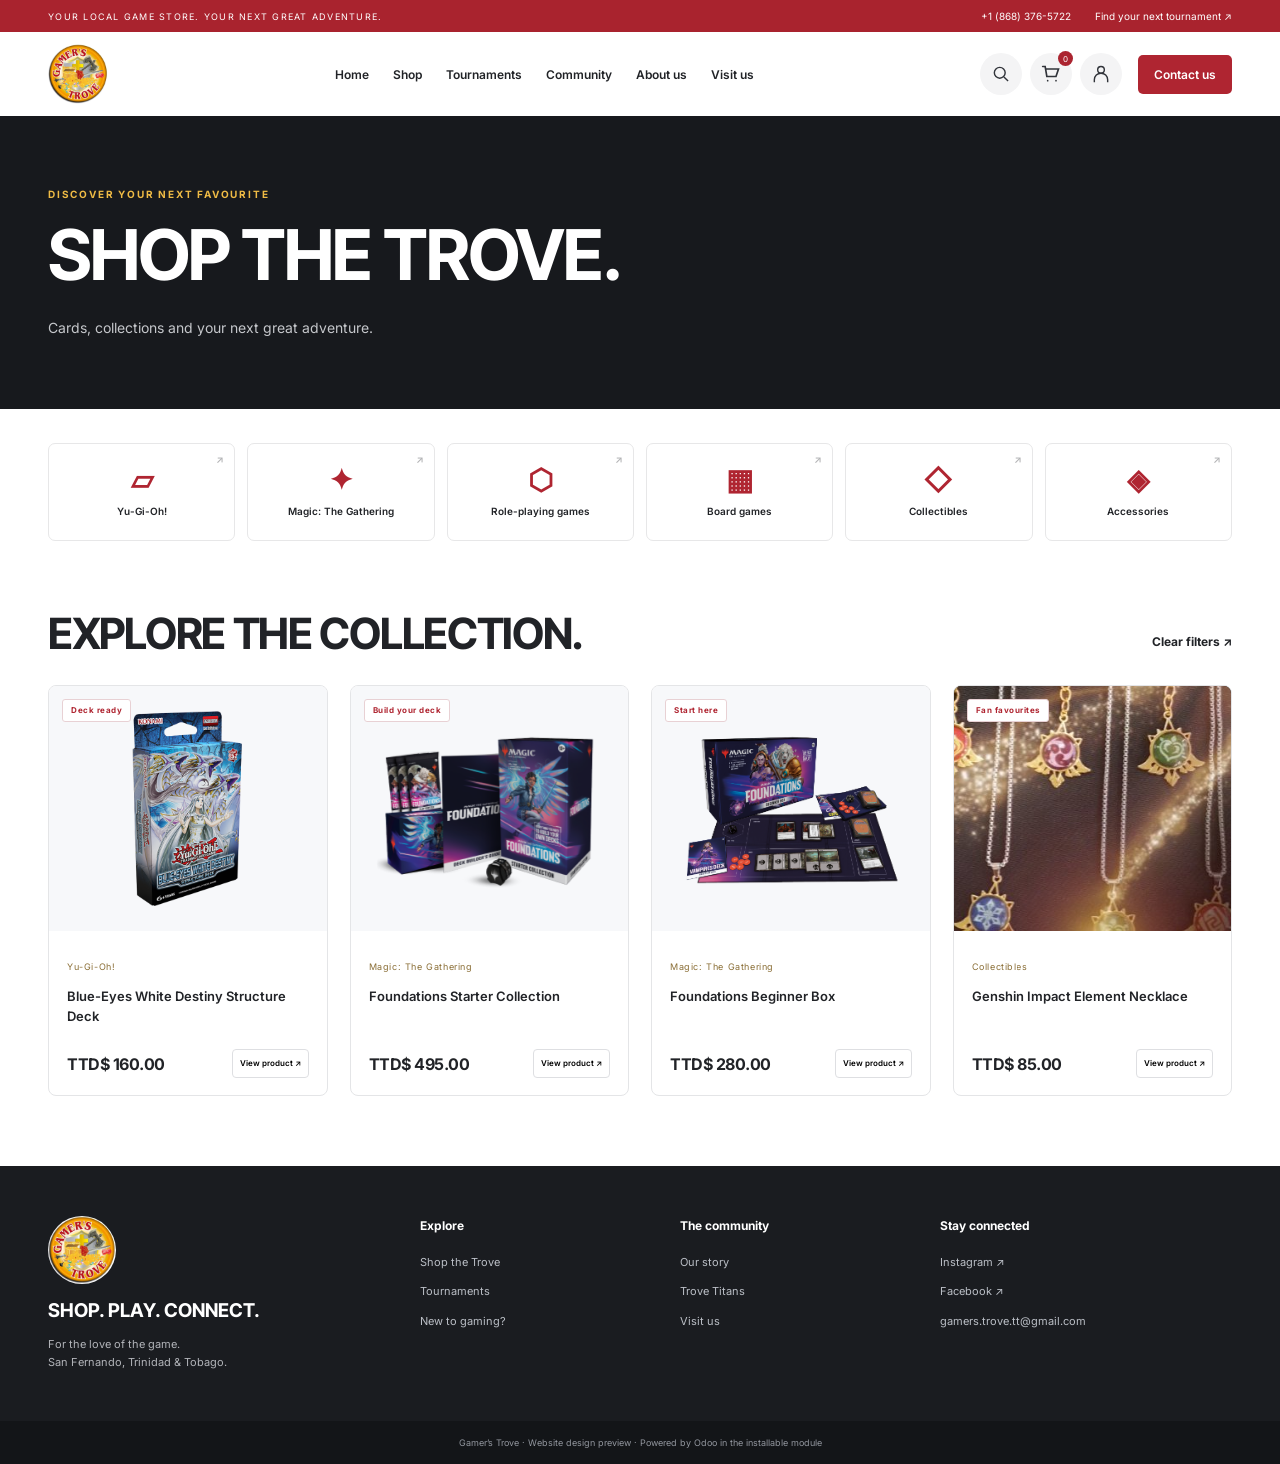
<file: preview/shop.html>
<!DOCTYPE html><html lang="en"><head><meta charset="utf-8"/><meta name="viewport" content="width=device-width,initial-scale=1"/><meta name="description" content="Gamer’s Trove storefront and tournament design preview"/><title>Shop | Gamer’s Trove</title><link rel="icon" href="assets/brand.jpg"/><link rel="stylesheet" href="style.css"/><link rel="stylesheet" href="preview.css"/><script defer src="demo-data.js"></script><script defer src="preview.js"></script></head><body class="gt-site"><div class="gt-announcement"><div class="gt-container"><span>YOUR LOCAL GAME STORE. YOUR NEXT GREAT ADVENTURE.</span><div class="gt-announcement-links"><a href="tel:+18683765722">+1 (868) 376-5722</a><a href="tournaments.html">Find your next tournament ↗</a></div></div></div><header class="preview-header"><div class="gt-container preview-main-nav"><button class="preview-menu-button" aria-label="Open navigation" aria-expanded="false" aria-controls="preview-nav">☰</button><a href="index.html" class="preview-brand"><img src="assets/brand.jpg" alt="Gamer’s Trove"/></a><nav class="preview-nav" id="preview-nav"><a href="index.html">Home</a><a href="shop.html">Shop</a><a href="tournaments.html">Tournaments</a><a href="community.html">Community</a><a href="about.html">About us</a><a href="visit.html">Visit us</a><button data-search class="preview-drawer-search">Search the shop</button></nav><div class="preview-header-actions"><button data-search class="preview-search-toggle" aria-label="Search"><svg viewBox="0 0 24 24" width="20" height="20" aria-hidden="true"><circle cx="10.5" cy="10.5" r="6.5" fill="none" stroke="currentColor" stroke-width="1.7"/><path d="m15.5 15.5 5 5" stroke="currentColor" stroke-width="1.7"/></svg></button><button data-cart aria-label="View cart"><svg viewBox="0 0 24 24" width="20" height="20" aria-hidden="true"><path d="M2 3h3l2 12h11l3-9H6M8 20h.01M18 20h.01" fill="none" stroke="currentColor" stroke-width="2" stroke-linecap="round"/></svg><span class="preview-cart-count">0</span></button><button data-account class="preview-account-toggle" aria-label="My account"><svg viewBox="0 0 24 24" width="20" height="20" aria-hidden="true"><circle cx="12" cy="7" r="4" fill="none" stroke="currentColor" stroke-width="1.7"/><path d="M4 22v-3a8 8 0 0 1 16 0v3" fill="none" stroke="currentColor" stroke-width="1.7"/></svg></button><a href="visit.html" class="preview-contact">Contact us</a></div></div></header><main><section class="gt gt-page-intro"><div class="gt-container"><p class="gt-kicker">DISCOVER YOUR NEXT FAVOURITE</p><h1>SHOP THE TROVE.</h1><p>Cards, collections and your next great adventure.</p></div></section><section class="gt gt-categories"><div class="gt-container gt-category-grid"><a href="shop.html?category=yugioh" class="gt-category"><span class="gt-category-icon">▱</span><span>Yu-Gi-Oh!</span><span class="gt-category-arrow">↗</span></a><a href="shop.html?category=magic" class="gt-category"><span class="gt-category-icon">✦</span><span>Magic: The Gathering</span><span class="gt-category-arrow">↗</span></a><a href="shop.html?category=rpg" class="gt-category"><span class="gt-category-icon">⬡</span><span>Role-playing games</span><span class="gt-category-arrow">↗</span></a><a href="shop.html?category=board" class="gt-category"><span class="gt-category-icon">▦</span><span>Board games</span><span class="gt-category-arrow">↗</span></a><a href="shop.html?category=collectibles" class="gt-category"><span class="gt-category-icon">◇</span><span>Collectibles</span><span class="gt-category-arrow">↗</span></a><a href="shop.html?category=accessories" class="gt-category"><span class="gt-category-icon">◈</span><span>Accessories</span><span class="gt-category-arrow">↗</span></a></div></section><section class="gt gt-section"><div class="gt-container"><div class="gt-heading"><h2>EXPLORE THE COLLECTION.</h2><a href="shop.html" class="gt-text-link">Clear filters ↗</a></div><div class="gt-products" id="preview-products"><article class="gt-product" data-product-category="yugioh" data-product-name="blue-eyes white destiny structure deck"><a href="shop.html?product=1" class="gt-product-image" data-open-product="1"><img src="assets/blue-eyes.png" alt="Blue-Eyes White Destiny Structure Deck" loading="lazy"/><span class="gt-badge">Deck ready</span></a><div class="gt-product-body"><small>Yu-Gi-Oh!</small><h3><a href="shop.html?product=1" data-open-product="1">Blue-Eyes White Destiny Structure Deck</a></h3><div class="gt-product-bottom"><strong>TTD$ 160.00</strong><button class="gt-product-button" data-open-product="1">View product ↗</button></div></div></article><article class="gt-product" data-product-category="magic" data-product-name="foundations starter collection"><a href="shop.html?product=2" class="gt-product-image" data-open-product="2"><img src="assets/foundations.png" alt="Foundations Starter Collection" loading="lazy"/><span class="gt-badge">Build your deck</span></a><div class="gt-product-body"><small>Magic: The Gathering</small><h3><a href="shop.html?product=2" data-open-product="2">Foundations Starter Collection</a></h3><div class="gt-product-bottom"><strong>TTD$ 495.00</strong><button class="gt-product-button" data-open-product="2">View product ↗</button></div></div></article><article class="gt-product" data-product-category="magic" data-product-name="foundations beginner box"><a href="shop.html?product=3" class="gt-product-image" data-open-product="3"><img src="assets/beginner.png" alt="Foundations Beginner Box" loading="lazy"/><span class="gt-badge">Start here</span></a><div class="gt-product-body"><small>Magic: The Gathering</small><h3><a href="shop.html?product=3" data-open-product="3">Foundations Beginner Box</a></h3><div class="gt-product-bottom"><strong>TTD$ 280.00</strong><button class="gt-product-button" data-open-product="3">View product ↗</button></div></div></article><article class="gt-product" data-product-category="collectibles" data-product-name="genshin impact element necklace"><a href="shop.html?product=4" class="gt-product-image" data-open-product="4"><img src="assets/genshin.jpg" alt="Genshin Impact Element Necklace" loading="lazy"/><span class="gt-badge">Fan favourites</span></a><div class="gt-product-body"><small>Collectibles</small><h3><a href="shop.html?product=4" data-open-product="4">Genshin Impact Element Necklace</a></h3><div class="gt-product-bottom"><strong>TTD$ 85.00</strong><button class="gt-product-button" data-open-product="4">View product ↗</button></div></div></article></div><p class="preview-no-results" hidden="hidden">No sample products match this selection. <a href="shop.html">View all products →</a></p></div></section></main><footer class="gt gt-footer"><div class="gt-container gt-footer-grid"><div><a href="index.html"><img src="assets/brand.jpg" alt="Gamer’s Trove" width="68" height="68"/></a><h3>SHOP. PLAY. CONNECT.</h3><p>For the love of the game.<br/>San Fernando, Trinidad &amp; Tobago.</p></div><div><h4>Explore</h4><a href="shop.html">Shop the Trove</a><a href="tournaments.html">Tournaments</a><a href="beginner.html">New to gaming?</a></div><div><h4>The community</h4><a href="about.html">Our story</a><a href="community.html">Trove Titans</a><a href="visit.html">Visit us</a></div><div><h4>Stay connected</h4><a href="https://www.instagram.com/gamerstrovett/" target="_blank" rel="noopener">Instagram ↗</a><a href="https://www.facebook.com/GamersTroveTT/" target="_blank" rel="noopener">Facebook ↗</a><a href="mailto:gamers.trove.tt@gmail.com">gamers.trove.tt@gmail.com</a></div></div></footer><div class="preview-footer-note">Gamer’s Trove · Website design preview · Powered by Odoo in the installable module</div><dialog id="preview-dialog" class="gt"><button class="preview-close" aria-label="Close">×</button><div id="dialog-body"></div></dialog><div id="preview-toast" role="status"></div></body></html>
</file>
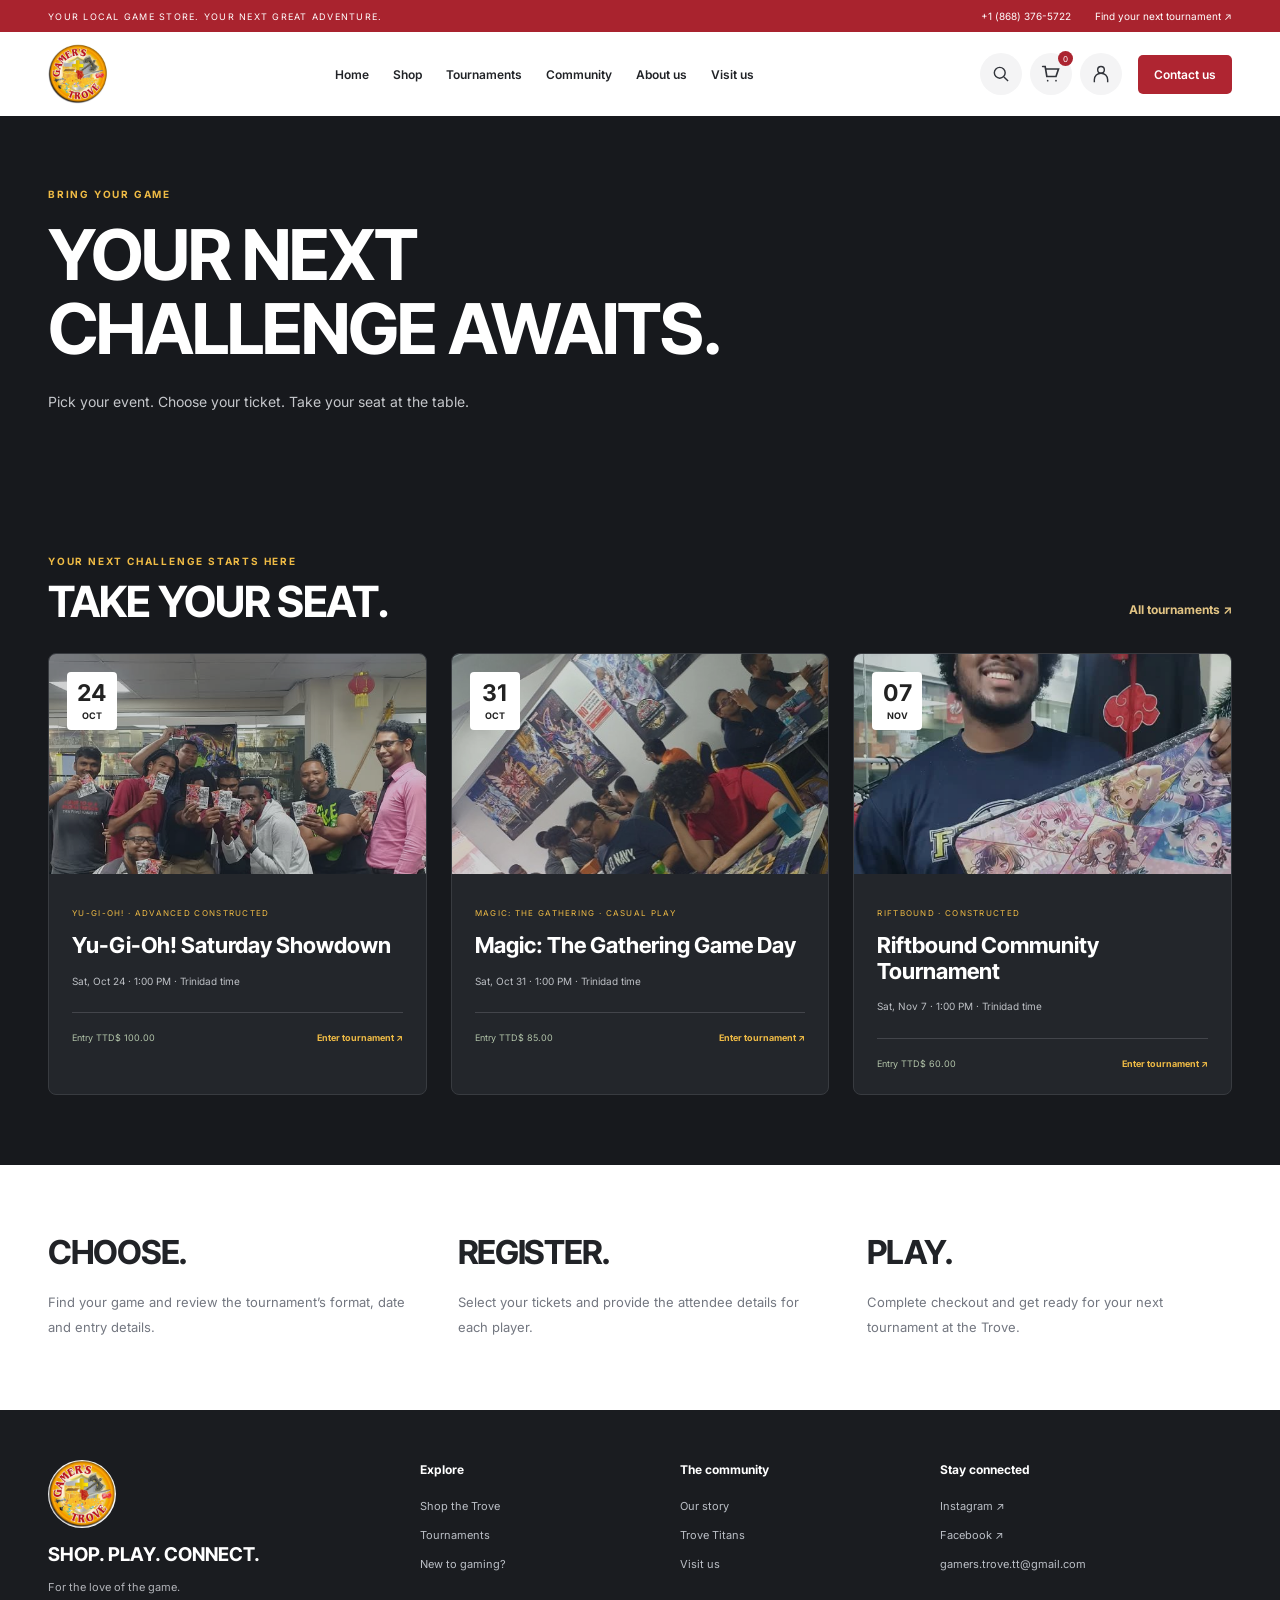
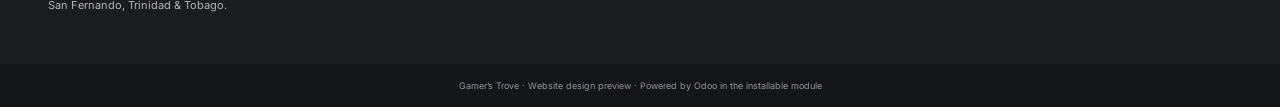
<file: preview/tournaments.html>
<!DOCTYPE html><html lang="en"><head><meta charset="utf-8"/><meta name="viewport" content="width=device-width,initial-scale=1"/><meta name="description" content="Gamer’s Trove storefront and tournament design preview"/><title>Tournaments | Gamer’s Trove</title><link rel="icon" href="assets/brand.jpg"/><link rel="stylesheet" href="style.css"/><link rel="stylesheet" href="preview.css"/><script defer src="demo-data.js"></script><script defer src="preview.js"></script></head><body class="gt-site"><div class="gt-announcement"><div class="gt-container"><span>YOUR LOCAL GAME STORE. YOUR NEXT GREAT ADVENTURE.</span><div class="gt-announcement-links"><a href="tel:+18683765722">+1 (868) 376-5722</a><a href="tournaments.html">Find your next tournament ↗</a></div></div></div><header class="preview-header"><div class="gt-container preview-main-nav"><button class="preview-menu-button" aria-label="Open navigation" aria-expanded="false" aria-controls="preview-nav">☰</button><a href="index.html" class="preview-brand"><img src="assets/brand.jpg" alt="Gamer’s Trove"/></a><nav class="preview-nav" id="preview-nav"><a href="index.html">Home</a><a href="shop.html">Shop</a><a href="tournaments.html">Tournaments</a><a href="community.html">Community</a><a href="about.html">About us</a><a href="visit.html">Visit us</a><button data-search class="preview-drawer-search">Search the shop</button></nav><div class="preview-header-actions"><button data-search class="preview-search-toggle" aria-label="Search"><svg viewBox="0 0 24 24" width="20" height="20" aria-hidden="true"><circle cx="10.5" cy="10.5" r="6.5" fill="none" stroke="currentColor" stroke-width="1.7"/><path d="m15.5 15.5 5 5" stroke="currentColor" stroke-width="1.7"/></svg></button><button data-cart aria-label="View cart"><svg viewBox="0 0 24 24" width="20" height="20" aria-hidden="true"><path d="M2 3h3l2 12h11l3-9H6M8 20h.01M18 20h.01" fill="none" stroke="currentColor" stroke-width="2" stroke-linecap="round"/></svg><span class="preview-cart-count">0</span></button><button data-account class="preview-account-toggle" aria-label="My account"><svg viewBox="0 0 24 24" width="20" height="20" aria-hidden="true"><circle cx="12" cy="7" r="4" fill="none" stroke="currentColor" stroke-width="1.7"/><path d="M4 22v-3a8 8 0 0 1 16 0v3" fill="none" stroke="currentColor" stroke-width="1.7"/></svg></button><a href="visit.html" class="preview-contact">Contact us</a></div></div></header><main><section class="gt gt-page-intro"><div class="gt-container"><p class="gt-kicker">BRING YOUR GAME</p><h1>YOUR NEXT<br/>CHALLENGE AWAITS.</h1><p>Pick your event. Choose your ticket. Take your seat at the table.</p></div></section><section class="gt gt-section gt-events"><div class="gt-container"><div class="gt-heading"><div><p class="gt-kicker">YOUR NEXT CHALLENGE STARTS HERE</p><h2>TAKE YOUR SEAT.</h2></div><a class="gt-text-link" href="tournaments.html">All tournaments ↗</a></div><div class="gt-event-grid"><article class="gt-event"><a href="tournaments.html?event=1" class="gt-event-image" data-open-event="1"><img src="assets/weekends.jpg" alt="Gamer’s Trove community" loading="lazy"/><span class="gt-event-date"><b>24</b><span>OCT</span></span></a><div class="gt-event-body"><small>Yu-Gi-Oh! · Advanced Constructed</small><h3><a href="tournaments.html?event=1" data-open-event="1">Yu-Gi-Oh! Saturday Showdown</a></h3><p>Sat, Oct 24 · 1:00 PM · Trinidad time</p><div class="gt-event-bottom"><span>Entry TTD$ 100.00</span><button class="gt-text-link" data-open-event="1">Enter tournament ↗</button></div></div></article><article class="gt-event"><a href="tournaments.html?event=2" class="gt-event-image" data-open-event="2"><img src="assets/recap.jpg" alt="Gamer’s Trove community" loading="lazy"/><span class="gt-event-date"><b>31</b><span>OCT</span></span></a><div class="gt-event-body"><small>Magic: The Gathering · Casual play</small><h3><a href="tournaments.html?event=2" data-open-event="2">Magic: The Gathering Game Day</a></h3><p>Sat, Oct 31 · 1:00 PM · Trinidad time</p><div class="gt-event-bottom"><span>Entry TTD$ 85.00</span><button class="gt-text-link" data-open-event="2">Enter tournament ↗</button></div></div></article><article class="gt-event"><a href="tournaments.html?event=3" class="gt-event-image" data-open-event="3"><img src="assets/trade.jpg" alt="Gamer’s Trove community" loading="lazy"/><span class="gt-event-date"><b>07</b><span>NOV</span></span></a><div class="gt-event-body"><small>Riftbound · Constructed</small><h3><a href="tournaments.html?event=3" data-open-event="3">Riftbound Community Tournament</a></h3><p>Sat, Nov 7 · 1:00 PM · Trinidad time</p><div class="gt-event-bottom"><span>Entry TTD$ 60.00</span><button class="gt-text-link" data-open-event="3">Enter tournament ↗</button></div></div></article></div></div></section><section class="gt gt-section"><div class="gt-container gt-editorial-grid"><div><h2>CHOOSE.</h2><p>Find your game and review the tournament’s format, date and entry details.</p></div><div><h2>REGISTER.</h2><p>Select your tickets and provide the attendee details for each player.</p></div><div><h2>PLAY.</h2><p>Complete checkout and get ready for your next tournament at the Trove.</p></div></div></section></main><footer class="gt gt-footer"><div class="gt-container gt-footer-grid"><div><a href="index.html"><img src="assets/brand.jpg" alt="Gamer’s Trove" width="68" height="68"/></a><h3>SHOP. PLAY. CONNECT.</h3><p>For the love of the game.<br/>San Fernando, Trinidad &amp; Tobago.</p></div><div><h4>Explore</h4><a href="shop.html">Shop the Trove</a><a href="tournaments.html">Tournaments</a><a href="beginner.html">New to gaming?</a></div><div><h4>The community</h4><a href="about.html">Our story</a><a href="community.html">Trove Titans</a><a href="visit.html">Visit us</a></div><div><h4>Stay connected</h4><a href="https://www.instagram.com/gamerstrovett/" target="_blank" rel="noopener">Instagram ↗</a><a href="https://www.facebook.com/GamersTroveTT/" target="_blank" rel="noopener">Facebook ↗</a><a href="mailto:gamers.trove.tt@gmail.com">gamers.trove.tt@gmail.com</a></div></div></footer><div class="preview-footer-note">Gamer’s Trove · Website design preview · Powered by Odoo in the installable module</div><dialog id="preview-dialog" class="gt"><button class="preview-close" aria-label="Close">×</button><div id="dialog-body"></div></dialog><div id="preview-toast" role="status"></div></body></html>
</file>
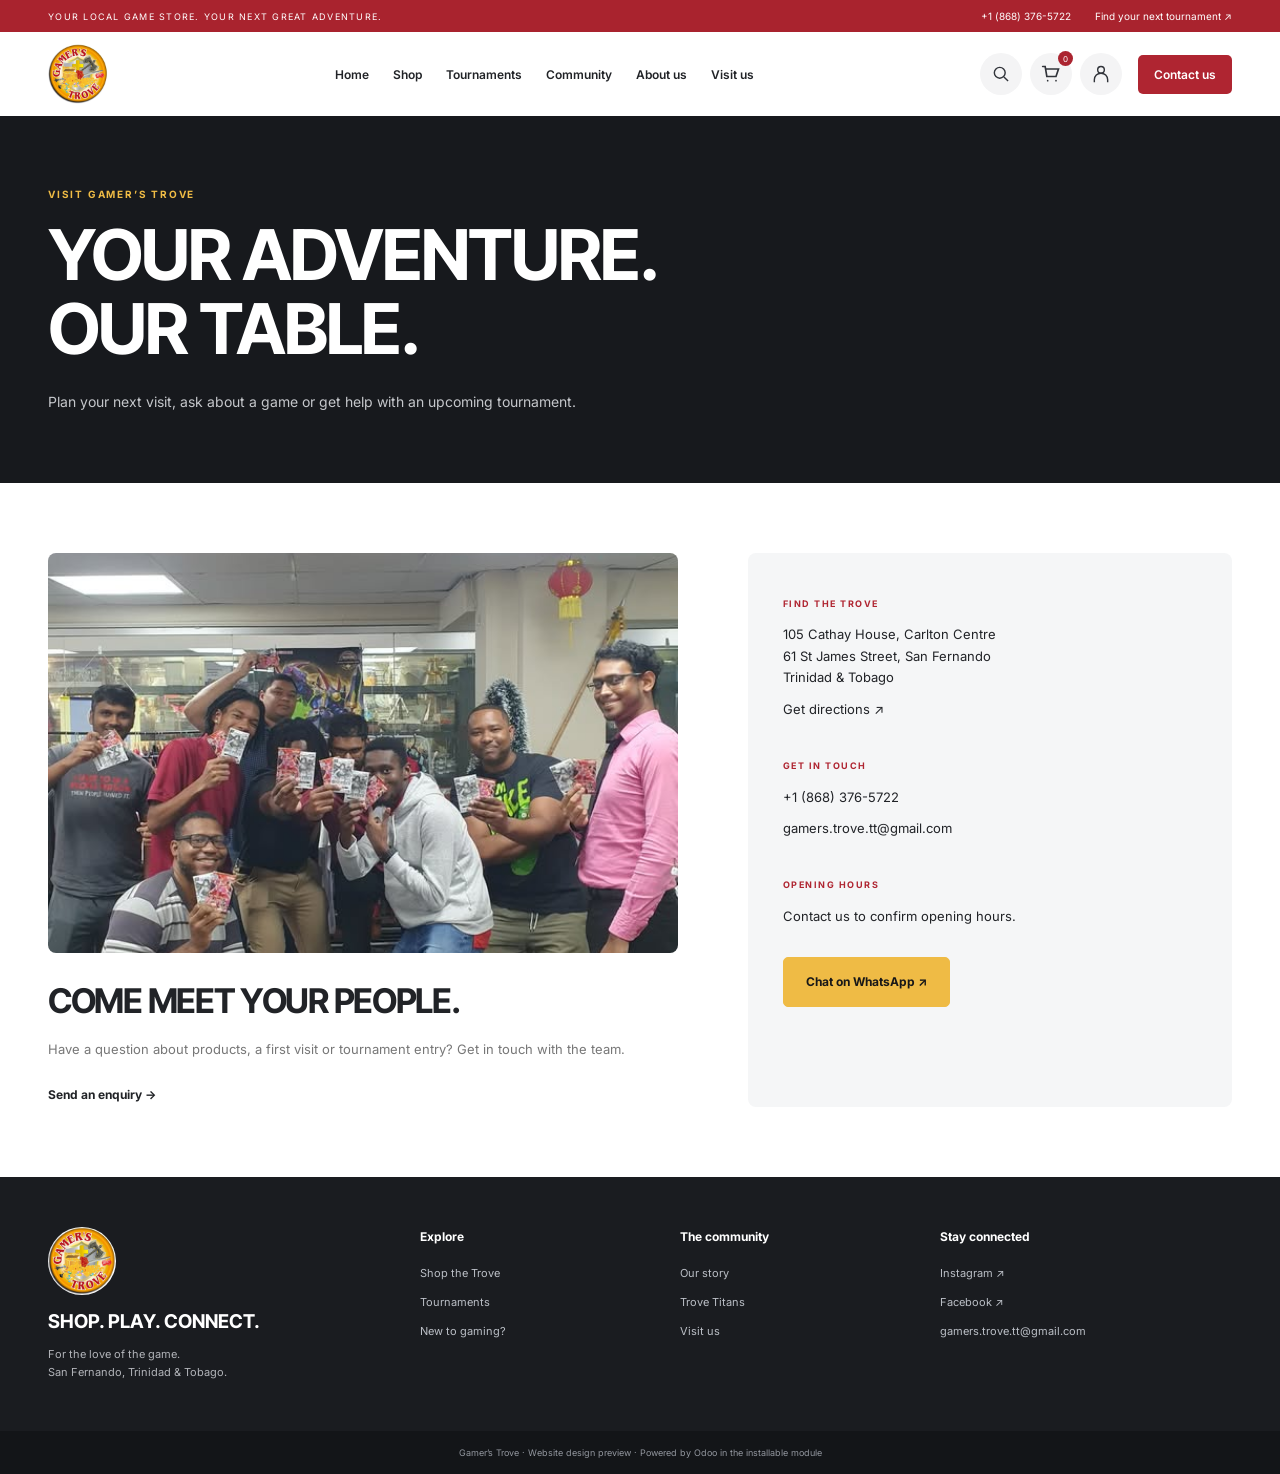
<file: preview/visit.html>
<!DOCTYPE html><html lang="en"><head><meta charset="utf-8"/><meta name="viewport" content="width=device-width,initial-scale=1"/><meta name="description" content="Gamer’s Trove storefront and tournament design preview"/><title>Visit | Gamer’s Trove</title><link rel="icon" href="assets/brand.jpg"/><link rel="stylesheet" href="style.css"/><link rel="stylesheet" href="preview.css"/><script defer src="demo-data.js"></script><script defer src="preview.js"></script></head><body class="gt-site"><div class="gt-announcement"><div class="gt-container"><span>YOUR LOCAL GAME STORE. YOUR NEXT GREAT ADVENTURE.</span><div class="gt-announcement-links"><a href="tel:+18683765722">+1 (868) 376-5722</a><a href="tournaments.html">Find your next tournament ↗</a></div></div></div><header class="preview-header"><div class="gt-container preview-main-nav"><button class="preview-menu-button" aria-label="Open navigation" aria-expanded="false" aria-controls="preview-nav">☰</button><a href="index.html" class="preview-brand"><img src="assets/brand.jpg" alt="Gamer’s Trove"/></a><nav class="preview-nav" id="preview-nav"><a href="index.html">Home</a><a href="shop.html">Shop</a><a href="tournaments.html">Tournaments</a><a href="community.html">Community</a><a href="about.html">About us</a><a href="visit.html">Visit us</a><button data-search class="preview-drawer-search">Search the shop</button></nav><div class="preview-header-actions"><button data-search class="preview-search-toggle" aria-label="Search"><svg viewBox="0 0 24 24" width="20" height="20" aria-hidden="true"><circle cx="10.5" cy="10.5" r="6.5" fill="none" stroke="currentColor" stroke-width="1.7"/><path d="m15.5 15.5 5 5" stroke="currentColor" stroke-width="1.7"/></svg></button><button data-cart aria-label="View cart"><svg viewBox="0 0 24 24" width="20" height="20" aria-hidden="true"><path d="M2 3h3l2 12h11l3-9H6M8 20h.01M18 20h.01" fill="none" stroke="currentColor" stroke-width="2" stroke-linecap="round"/></svg><span class="preview-cart-count">0</span></button><button data-account class="preview-account-toggle" aria-label="My account"><svg viewBox="0 0 24 24" width="20" height="20" aria-hidden="true"><circle cx="12" cy="7" r="4" fill="none" stroke="currentColor" stroke-width="1.7"/><path d="M4 22v-3a8 8 0 0 1 16 0v3" fill="none" stroke="currentColor" stroke-width="1.7"/></svg></button><a href="visit.html" class="preview-contact">Contact us</a></div></div></header><main><section class="gt gt-page-intro" data-snippet="s_text_block" data-name="Page introduction"><div class="gt-container"><p class="gt-kicker">VISIT GAMER’S TROVE</p><h1>YOUR ADVENTURE.<br>OUR TABLE.</h1><p>Plan your next visit, ask about a game or get help with an upcoming tournament.</p></div></section><section class="gt gt-section" data-snippet="s_text_block" data-name="Visit and contact"><div class="gt-container gt-visit-grid"><div><img class="gt-visit-photo" src="assets/weekends.jpg" alt="Inside Gamer’s Trove, San Fernando" loading="lazy"><h2>COME MEET YOUR PEOPLE.</h2><p>Have a question about products, a first visit or tournament entry? Get in touch with the team.</p><a href="visit.html" class="gt-text-link">Send an enquiry →</a></div><div class="gt-contact-details"><div><small>FIND THE TROVE</small><p>105 Cathay House, Carlton Centre<br>61 St James Street, San Fernando<br>Trinidad &amp; Tobago</p><a href="https://www.google.com/maps/search/?api=1&amp;query=Gamers+Trove+San+Fernando+Trinidad" target="_blank" rel="noopener">Get directions ↗</a></div><div><small>GET IN TOUCH</small><a href="tel:+18683765722">+1 (868) 376-5722</a><a href="mailto:gamers.trove.tt@gmail.com">gamers.trove.tt@gmail.com</a></div><div><small>OPENING HOURS</small><p>Contact us to confirm opening hours.</p></div><a href="https://wa.me/18683765722" class="gt-btn" target="_blank" rel="noopener">Chat on WhatsApp ↗</a></div></div></section></main><footer class="gt gt-footer"><div class="gt-container gt-footer-grid"><div><a href="index.html"><img src="assets/brand.jpg" alt="Gamer’s Trove" width="68" height="68"/></a><h3>SHOP. PLAY. CONNECT.</h3><p>For the love of the game.<br/>San Fernando, Trinidad &amp; Tobago.</p></div><div><h4>Explore</h4><a href="shop.html">Shop the Trove</a><a href="tournaments.html">Tournaments</a><a href="beginner.html">New to gaming?</a></div><div><h4>The community</h4><a href="about.html">Our story</a><a href="community.html">Trove Titans</a><a href="visit.html">Visit us</a></div><div><h4>Stay connected</h4><a href="https://www.instagram.com/gamerstrovett/" target="_blank" rel="noopener">Instagram ↗</a><a href="https://www.facebook.com/GamersTroveTT/" target="_blank" rel="noopener">Facebook ↗</a><a href="mailto:gamers.trove.tt@gmail.com">gamers.trove.tt@gmail.com</a></div></div></footer><div class="preview-footer-note">Gamer’s Trove · Website design preview · Powered by Odoo in the installable module</div><dialog id="preview-dialog" class="gt"><button class="preview-close" aria-label="Close">×</button><div id="dialog-body"></div></dialog><div id="preview-toast" role="status"></div></body></html>
</file>
<file: preview/style.css>
@font-face{font-family:GT Inter;src:url('fonts/inter-400.woff2') format('woff2');font-weight:400;font-display:swap}@font-face{font-family:GT Inter;src:url('fonts/inter-600.woff2') format('woff2');font-weight:600;font-display:swap}@font-face{font-family:GT Inter;src:url('fonts/inter-700.woff2') format('woff2');font-weight:700;font-display:swap}@font-face{font-family:GT Display;src:url('fonts/inter-tight-700.woff2') format('woff2');font-weight:700;font-display:swap}
.gt-site{--gt-red:#af2531;--gt-gold:#efbb45;--gt-dark:#16181b;--gt-muted:#72757b;font-family:GT Inter,Arial,sans-serif;background:#fff;color:#212327}.gt-site .gt{font-family:GT Inter,Arial,sans-serif;line-height:1.65}.gt *{box-sizing:border-box}.gt a{text-decoration:none;color:inherit}.gt img{max-width:100%;display:block}.gt p,.gt h1,.gt h2,.gt h3,.gt h4{margin:0}.gt h1,.gt h2,.gt h3{font-family:GT Display,Arial,sans-serif;font-weight:700;line-height:1.06}.gt h2{font-size:43px;letter-spacing:-1.3px}.gt h2 em{font-style:normal;color:var(--gt-red)}.gt p{font-size:14px}.gt-container{max-width:1320px;margin:0 auto;width:calc(100% - 96px)}.gt-section{padding:70px 0}.gt-site a:focus-visible,.gt-site button:focus-visible,.gt-site summary:focus-visible{outline:3px solid #c8931d;outline-offset:4px}.gt-announcement{background:#a9232e;color:#fff;font-size:9px;letter-spacing:1.25px}.gt-announcement>.gt-container{display:flex;align-items:center;justify-content:space-between;min-height:32px;gap:20px}.gt-announcement a{color:white;text-decoration:none;font-size:10px;letter-spacing:0}.gt-demo-bar{background:#fff2cc;color:#6d5013;text-align:center;font-size:10px;padding:4px 15px}.gt-site #top .navbar{padding-top:13px;padding-bottom:13px;box-shadow:none!important;background:white}.gt-site #top .navbar-brand img{max-height:61px;height:61px;width:auto}.gt-site #top .nav-link{font-size:13px;font-weight:600}.gt-site #top{border-bottom:1px solid #e9e9e9}.gt-site .btn-primary{background:#af2531;border-color:#af2531}.gt-site .btn-primary:hover{background:#89212a;border-color:#89212a}.gt-site .text-primary{color:#af2531!important}.gt-site .gt-content{background:white}.gt-site .oe_website_sale{font-family:GT Inter,Arial,sans-serif}.gt-site .oe_product_cart{border-color:#e7e8e9;border-radius:8px}.gt-kicker{font-size:10px!important;letter-spacing:1.8px;font-weight:700;margin-bottom:15px!important;color:var(--gt-red)}.gt-btn{display:inline-flex;align-items:center;justify-content:center;gap:27px;background:var(--gt-gold);border:1px solid var(--gt-gold);border-radius:5px;padding:15px 22px;color:#181818!important;font-size:12px;font-weight:700;line-height:1.5;min-height:49px;transition:transform .2s,background .2s}.gt-btn:hover{transform:translateY(-2px);background:#ffcf63}.gt-btn>span{font-size:19px;line-height:1}.gt-btn-outline{background:transparent;border-color:#ffffff65;color:white!important}.gt-btn-outline:hover{background:#ffffff15}.gt-btn-red{background:var(--gt-red);border-color:var(--gt-red);color:white!important}.gt-btn-red:hover{background:#8f202a}.gt-btn-dark{background:var(--gt-dark);border-color:var(--gt-dark);color:white!important}.gt-btn-dark:hover{background:#32363c}.gt-actions{display:flex;gap:13px;align-items:center;flex-wrap:wrap}.gt-text-link{font-size:12px;font-weight:700;display:inline-flex;gap:15px;align-items:center;white-space:nowrap}.gt-text-link:hover{color:var(--gt-red)}.gt-hero{background:#15171a;position:relative;overflow:hidden;color:white;min-height:530px}.gt-hero:before{content:'';position:absolute;inset:0;background:linear-gradient(90deg,#15171a 40%,#15171a00 85%),linear-gradient(0deg,#15171aaa,transparent 40%);z-index:1;pointer-events:none}.gt-hero-photo{position:absolute;inset:0 0 0 44%;background:#232527}.gt-hero-photo img{width:100%;height:100%;object-fit:cover;object-position:50% 35%;filter:brightness(.73)}.gt-hero-content{position:relative;z-index:2;min-height:530px;display:flex;align-items:center;justify-content:space-between;padding-block:50px}.gt-hero-copy{max-width:650px}.gt-hero .gt-kicker{color:#e6c77e;display:flex;gap:10px;align-items:center;font-size:9px!important}.gt-hero .gt-kicker>span{display:inline-block;width:6px;height:6px;border-radius:50%;background:var(--gt-gold)}.gt-hero h1{font-size:clamp(58px,6.5vw,91px);font-weight:700;letter-spacing:-3.5px;line-height:.98;margin-bottom:23px}.gt-hero h1 em{font-style:normal;color:var(--gt-gold)}.gt-hero-copy>p:not(.gt-kicker){font-size:15px;color:#d0d0d0;line-height:1.8;margin-bottom:28px}.gt-hero-caption{font-size:9px;letter-spacing:1.6px;margin-top:37px;color:#bbb}.gt-hero-caption>span{color:var(--gt-gold);margin-right:10px}.gt-hero-caption small{display:block;margin-top:6px;font-size:7px;letter-spacing:1.6px;color:#96999c;padding-left:0}.gt-photo-tag{align-self:flex-end;border-left:3px solid var(--gt-gold);padding-left:17px;margin-bottom:15px;text-shadow:0 1px 8px #0009}.gt-photo-tag>span{font-size:8px;color:#e6c77e;letter-spacing:1.5px}.gt-photo-tag>strong{display:block;font-size:19px;line-height:1.2;margin-top:8px}.gt-benefit-strip{background:#f4f4f2;border-bottom:1px solid #e6e6e3}.gt-benefits{display:grid;grid-template-columns:repeat(3,1fr);padding-block:23px}.gt-benefits>div{display:flex;align-items:center;justify-content:center;gap:17px;border-right:1px solid #d7d8d7}.gt-benefits>div:last-child{border:0}.gt-benefits>div>span{font-size:28px;color:var(--gt-red)}.gt-benefits strong{font-size:12px;font-weight:700;display:block}.gt-benefits small{font-size:10px;color:#777b81;display:block;margin-top:3px}.gt-categories{padding:34px 0 0}.gt-category-grid{display:grid;grid-template-columns:repeat(6,1fr);gap:12px}.gt-category{display:flex;flex-direction:column;align-items:center;justify-content:center;gap:9px;position:relative;background:#fff;border:1px solid #e7e7e8;border-radius:7px;padding:21px 10px;font-size:10px;font-weight:600;transition:.2s;text-align:center}.gt-category:hover{border-color:#ba2633;transform:translateY(-3px);background:#fff8f8}.gt-category-icon{font-size:29px;line-height:1;color:var(--gt-red)}.gt-category-arrow{position:absolute;top:7px;right:10px;color:#b3b4b6}.gt-heading{display:flex;justify-content:space-between;align-items:flex-end;gap:25px;margin-bottom:28px}.gt-heading .gt-kicker{margin-bottom:10px!important}.gt-heading>.gt-text-link{padding-bottom:5px}.gt-products{display:grid;grid-template-columns:repeat(4,1fr);gap:22px}.gt-product{border:1px solid #e4e5e7;background:white;border-radius:8px;overflow:hidden;min-width:0;transition:box-shadow .2s,transform .2s}.gt-product:hover{transform:translateY(-4px);box-shadow:0 15px 35px #1018200d}.gt-product-image{height:245px;position:relative;display:block;padding:25px;background:#f7f8fa;overflow:hidden}.gt-product-image img{width:100%;height:100%;object-fit:contain;mix-blend-mode:multiply}.gt-badge{position:absolute;top:13px;left:13px;background:#fff;color:var(--gt-red);border:1px solid #e8d1d4;font-size:8px;font-weight:700;letter-spacing:.5px;border-radius:3px;padding:4px 8px}.gt-product-body{padding:20px 18px 17px}.gt-product-body>small{font-size:9px;color:#8a6e36;letter-spacing:.6px}.gt-product h3{font-family:GT Inter,Arial,sans-serif;font-size:13px;line-height:1.55;font-weight:600;margin-top:9px;min-height:42px}.gt-product-bottom{margin-top:21px;display:flex;align-items:center;justify-content:space-between;gap:8px}.gt-product-bottom>strong{font-size:16px;white-space:nowrap;letter-spacing:-.5px}.gt-product-button{font-size:8px;font-weight:600;border:1px solid #dedfe2;border-radius:4px;padding:7px;display:flex;gap:6px}.gt-product-button:hover{background:var(--gt-red);color:#fff}.gt-promo-section{padding:0 0 65px}.gt-promos{display:grid;grid-template-columns:1fr 1fr;gap:24px}.gt-promo{min-height:225px;border-radius:8px;position:relative;overflow:hidden;padding:34px;display:flex;align-items:center;isolation:isolate}.gt-promo .gt-kicker{font-size:8px!important}.gt-promo h2{font-size:34px;line-height:1.02;letter-spacing:-1px;margin-bottom:18px}.gt-promo .gt-text-link{font-size:10px}.gt-promo-shop{background:#f0dfb7}.gt-promo-shop:after{content:'';position:absolute;width:300px;height:300px;right:-120px;top:0;border:45px solid #dab567;border-radius:50%;z-index:-1;opacity:.45}.gt-promo-dice{font-size:170px;line-height:1;color:#8b2630;position:absolute;right:25px;top:25px;transform:rotate(-10deg)}.gt-promo-shop>div{position:relative;z-index:1}.gt-promo-start{background:#731e29;color:white}.gt-promo-start>img{position:absolute;inset:0 0 0 40%;width:60%;height:100%;object-fit:cover;z-index:-2}.gt-promo-start:after{content:'';position:absolute;inset:0;background:linear-gradient(90deg,#651e29 30%,#651e2940);z-index:-1}.gt-promo-start .gt-kicker{color:#e6b9bc}.gt-events{background:#17191d;color:#fff}.gt-events .gt-kicker{color:var(--gt-gold)}.gt-events .gt-heading>.gt-text-link{color:#e2c484}.gt-event-grid{display:grid;grid-template-columns:repeat(3,1fr);gap:24px}.gt-event{background:#23262b;border:1px solid #383b40;border-radius:8px;overflow:hidden;min-width:0}.gt-event-image{display:block;position:relative;height:220px}.gt-event-image>img{width:100%;height:100%;object-fit:cover;object-position:center 35%;filter:brightness(.82)}.gt-event-date{position:absolute;left:18px;top:18px;background:#fff;min-width:50px;border-radius:4px;padding:9px;display:flex;flex-direction:column;align-items:center;color:#222;line-height:1.1}.gt-event-date b{font-size:23px;font-weight:700}.gt-event-date>span{font-size:9px;font-weight:700;text-transform:uppercase;margin-top:5px}.gt-event-body{padding:23px}.gt-event-body>small{color:var(--gt-gold);font-size:8px;text-transform:uppercase;letter-spacing:1.3px}.gt-event h3{font-size:22px;margin-top:10px;line-height:1.15}.gt-event-body>p{font-size:10px;color:#bdc0c5;margin-top:14px}.gt-event-bottom{display:flex;align-items:center;justify-content:space-between;gap:10px;border-top:1px solid #43454b;margin-top:23px;padding-top:18px}.gt-event-bottom>span{font-size:9px;color:#b1c3a8}.gt-event-bottom>.gt-text-link{font-size:9px;color:var(--gt-gold)}.gt-empty{padding:30px 0}.gt-empty h3{font-size:27px}.gt-empty p{margin:15px 0 25px;color:#ccc}.gt-community-split{display:grid;grid-template-columns:1fr 1fr;gap:70px;align-items:center}.gt-community-photo{position:relative}.gt-community-photo>img{width:100%;height:435px;object-fit:cover;border-radius:8px}.gt-photo-caption{position:absolute;bottom:23px;left:23px;background:white;padding:9px 13px;font-size:8px;font-weight:700;letter-spacing:1.2px;border-radius:3px}.gt-community-copy h2{line-height:1.08;margin-bottom:26px}.gt-community-copy>p:not(.gt-kicker){color:#737780;line-height:1.85;margin-bottom:18px;font-size:13px}.gt-community-copy .gt-btn{margin-top:10px}.gt-cta-section{background:var(--gt-gold);padding:40px 0}.gt-cta{display:flex;align-items:center;justify-content:space-between;gap:25px}.gt-cta .gt-kicker{color:#77541d;margin-bottom:9px!important;font-size:8px!important}.gt-cta h2{font-size:35px}.gt-footer{background:#1a1c20;color:white;padding:50px 0}.gt-footer-grid{display:grid;grid-template-columns:1.5fr 1fr 1fr 1.3fr;gap:35px}.gt-footer img{border-radius:50%;margin-bottom:17px}.gt-footer h3{font-size:19px;margin-bottom:13px}.gt-footer h4{font-size:12px;margin-bottom:17px}.gt-footer p{font-size:11px;color:#b2b4b9}.gt-footer-grid>div>a{font-size:11px;color:#bbbfc6;display:block;margin-bottom:11px;overflow-wrap:anywhere}.gt-footer-grid>div>a:hover{color:var(--gt-gold)}.gt-site .o_footer_copyright{background:#151619!important;color:#aaa;font-size:10px}.gt-page-intro{padding:70px 0;background:#17191d;color:white}.gt-page-intro .gt-kicker{color:var(--gt-gold)}.gt-page-intro h1{font-size:70px;letter-spacing:-2px;margin-bottom:24px}.gt-page-intro p:last-child{color:#c5c7cb;max-width:650px}.gt-editorial-grid{display:grid;grid-template-columns:repeat(3,1fr);gap:45px}.gt-editorial-grid>div>span{color:var(--gt-red);font-size:12px;font-weight:bold;display:block;margin-bottom:20px}.gt-editorial-grid h2{font-size:33px;margin-bottom:20px}.gt-editorial-grid p{color:#737780;font-size:13px;line-height:1.9}.gt-gallery{display:grid;grid-template-columns:repeat(3,1fr);gap:24px}.gt-gallery figure{margin:0}.gt-gallery img{width:100%;height:390px;object-fit:cover;border-radius:8px}.gt-gallery figcaption{font-size:11px;font-weight:600;padding-top:15px}.gt-social-cta{padding-top:65px;text-align:center}.gt-social-cta p{color:#777;margin:20px 0}.gt-social-cta .gt-actions{justify-content:center}.gt-visit-grid{display:grid;grid-template-columns:1.3fr 1fr;gap:70px}.gt-visit-photo{width:100%;height:400px;object-fit:cover;border-radius:8px;margin-bottom:30px}.gt-visit-grid h2{font-size:34px;margin-bottom:20px}.gt-visit-grid>div>p{color:#777;font-size:13px;margin-bottom:20px}.gt-contact-details{padding:35px;background:#f5f6f7;border-radius:8px}.gt-contact-details>div{margin-bottom:30px}.gt-contact-details small{font-size:9px;letter-spacing:1.5px;color:var(--gt-red);font-weight:700}.gt-contact-details p{margin-top:10px;font-size:13px}.gt-contact-details a:not(.gt-btn){display:block;font-size:13px;margin-top:10px;overflow-wrap:anywhere}.gt-lines{white-space:pre-line}.gt-faq{padding-top:70px;max-width:900px}.gt-faq h2{margin-bottom:25px}.gt-faq details{border-bottom:1px solid #ddd;padding:18px 0}.gt-faq summary{cursor:pointer;font-size:14px;font-weight:600}.gt-faq details p{padding-top:15px;color:#737780;font-size:13px}.gt-site .gt a:hover{text-decoration:none}
@media(max-width:1100px){.gt-container{width:calc(100% - 56px)}.gt-category-grid{grid-template-columns:repeat(3,1fr)}.gt-category{flex-direction:row;justify-content:flex-start;padding:18px;font-size:11px}.gt-category-icon{font-size:25px}.gt-products{gap:14px}.gt-product-image{height:210px;padding:18px}.gt-product-body{padding:15px 12px}.gt-product-bottom{flex-wrap:wrap}.gt-product-bottom>strong{font-size:15px}.gt-photo-tag{display:none}.gt-hero h1{font-size:76px}.gt-event-body{padding:19px}.gt-event-bottom{flex-wrap:wrap}.gt-community-split{gap:40px}.gt h2{font-size:36px}.gt-promo-dice{right:0;opacity:.65}.gt-footer-grid{gap:20px}}
@media(max-width:760px){.gt-container{width:calc(100% - 36px)}.gt-section{padding:45px 0}.gt-announcement{font-size:7px;letter-spacing:.7px}.gt-announcement>.gt-container{min-height:29px;justify-content:center}.gt-announcement a{display:none}.gt-demo-bar{font-size:8px;padding:4px 10px}.gt-site #top .navbar-brand img{max-height:48px;height:48px}.gt-hero{min-height:600px}.gt-hero-photo{inset:190px 0 0 0}.gt-hero-photo img{object-position:50% 33%;filter:brightness(.7)}.gt-hero:before{background:linear-gradient(180deg,#15171a 20%,#15171ae6 43%,#15171a15 78%,#15171a85)}.gt-hero-content{padding-block:34px 28px;min-height:600px;display:block}.gt-hero-copy{max-width:none}.gt-hero .gt-kicker{font-size:7px!important;letter-spacing:1.1px;margin-bottom:19px!important}.gt-hero h1{font-size:62px;letter-spacing:-2.5px;line-height:.99;margin-bottom:18px}.gt-hero-copy>p:not(.gt-kicker){font-size:12px;line-height:1.7;margin-bottom:20px}.gt-actions{gap:9px}.gt-btn{font-size:10px;padding:12px 15px;min-height:44px;gap:15px}.gt-hero-caption{position:absolute;bottom:24px;font-size:8px}.gt-benefits{padding-block:18px;gap:10px}.gt-benefits>div{gap:7px;flex-direction:column;text-align:center;padding-inline:6px}.gt-benefits>div>span{font-size:22px}.gt-benefits strong{font-size:9px}.gt-benefits small{font-size:8px;line-height:1.4}.gt-categories{padding-top:25px}.gt-category-grid{gap:9px}.gt-category{padding:15px 6px;flex-direction:column;text-align:center;font-size:9px;min-height:86px}.gt-category-icon{font-size:23px}.gt-category-arrow{font-size:9px;right:7px}.gt-heading{gap:15px;align-items:flex-start;margin-bottom:22px}.gt-heading .gt-kicker{font-size:7px!important;letter-spacing:1.3px}.gt h2{font-size:30px;letter-spacing:-.9px}.gt-heading>.gt-text-link{font-size:9px;gap:5px;padding-top:25px}.gt-products{grid-template-columns:repeat(2,1fr);gap:12px}.gt-product-image{height:190px;padding:18px 12px}.gt-product-body{padding:14px 12px}.gt-product h3{font-size:11px;min-height:50px;line-height:1.5}.gt-product-body>small{font-size:8px}.gt-badge{font-size:7px;padding:3px 6px;top:8px;left:8px}.gt-product-bottom{gap:10px;margin-top:15px}.gt-product-bottom>strong{font-size:14px}.gt-product-button{font-size:8px;width:100%;justify-content:space-between;padding:8px}.gt-promo-section{padding-bottom:42px}.gt-promos{grid-template-columns:1fr;gap:16px}.gt-promo{padding:25px;min-height:200px}.gt-promo h2{font-size:32px}.gt-promo-dice{right:25px;top:15px;opacity:1}.gt-event-grid{grid-template-columns:1fr;gap:21px}.gt-event-image{height:215px}.gt-event h3{font-size:24px}.gt-event-body{padding:22px}.gt-event-body>p{font-size:11px}.gt-event-bottom{flex-wrap:nowrap}.gt-event-bottom>.gt-text-link,.gt-event-bottom>span{font-size:10px}.gt-community-split{grid-template-columns:1fr;gap:30px}.gt-community-photo>img{height:350px}.gt-community-copy h2{font-size:35px;margin-bottom:20px}.gt-community-copy>p:not(.gt-kicker){font-size:12px}.gt-cta{display:block}.gt-cta h2{font-size:30px;margin-bottom:25px}.gt-cta-section{padding:35px 0}.gt-footer-grid{grid-template-columns:1fr 1fr;gap:30px 20px}.gt-footer{padding:35px 0}.gt-footer-grid>div:first-child{grid-column:1/-1}.gt-footer h3{font-size:20px}.gt-footer img{width:56px;height:56px}.gt-footer-grid>div:last-child{grid-column:1/-1}.gt-footer-grid>div>a{font-size:11px}.gt-page-intro{padding:45px 0}.gt-page-intro h1{font-size:47px;letter-spacing:-1.5px}.gt-page-intro p:last-child{font-size:12px}.gt-editorial-grid{grid-template-columns:1fr;gap:35px}.gt-editorial-grid h2{font-size:30px}.gt-gallery{grid-template-columns:1fr}.gt-gallery img{height:400px}.gt-social-cta{padding-top:40px}.gt-visit-grid{grid-template-columns:1fr;gap:35px}.gt-visit-photo{height:300px}.gt-contact-details{padding:28px}.gt-faq{padding-top:45px}.gt-faq h2{font-size:29px}}
@media(prefers-reduced-motion:reduce){.gt *{transition:none!important;scroll-behavior:auto!important}}

/* Native Odoo shop/header colour overrides, including the themed hover/active states. */
#wrapwrap.gt-site .btn-primary{--btn-bg:#af2531;--btn-border-color:#af2531;--btn-color:#fff;--bs-btn-bg:#af2531;--bs-btn-border-color:#af2531;background-color:#af2531!important;border-color:#af2531!important;color:#fff!important;background-image:none!important}
#wrapwrap.gt-site .btn-primary:is(:hover,:focus-visible,:active,.active){background-color:#86202a!important;border-color:#86202a!important;color:#fff!important}
#wrapwrap.gt-site .btn-secondary{background-color:#efbb45!important;border-color:#efbb45!important;color:#16181b!important;background-image:none!important}
#wrapwrap.gt-site .btn-secondary:is(:hover,:focus-visible,:active,.active){background-color:#d9a72f!important;border-color:#d9a72f!important;color:#16181b!important}
#wrapwrap.gt-site :is(.btn-outline-primary,.btn-outline-secondary){background-color:transparent!important;border-color:#af2531!important;color:#af2531!important;background-image:none!important}
#wrapwrap.gt-site :is(.btn-outline-primary,.btn-outline-secondary):is(:hover,:focus-visible,:active,.active){background-color:#af2531!important;color:#fff!important}
#wrapwrap.gt-site :is(.bg-primary,.text-bg-primary,.page-item.active .page-link){background-color:#af2531!important;color:#fff!important;border-color:#af2531!important}
#wrapwrap.gt-site .btn:disabled,#wrapwrap.gt-site .btn.disabled{opacity:.55}
#wrapwrap.gt-site :is(.gt-hero,.gt-events,.gt-page-intro,.gt-promo-start) :is(h1,h2,h3,.gt-text-link){color:#fff}
#wrapwrap.gt-site .gt-promo-start .gt-kicker{color:#f4d9aa}
#wrapwrap.gt-site footer .gt-footer :is(h3,h4){color:#fff!important}
#wrapwrap.gt-site footer .gt-footer :is(a,p){color:#ccd0d6!important}
#wrapwrap.gt-site footer .gt-footer a:hover{color:#efbb45!important}
#wrapwrap.gt-site .o_footer_copyright :is(a,span,p){color:#bdc1c8!important}
#wrapwrap.gt-site #top .gt-header-phone .nav-link{font-size:12px;white-space:nowrap;color:#3b3c41}
#wrapwrap.gt-site #top .btn_cta{border-radius:5px;padding:12px 17px;font-weight:600;white-space:nowrap}
/* Compact native search opens Odoo's search dialog. */
.gt-announcement-links{display:flex;align-items:center;gap:24px}
#wrapwrap.gt-site #top .gt-header-search>a{display:grid;place-items:center;width:42px;height:42px;background:#f4f4f5!important;color:#25272b!important}
#wrapwrap.gt-site #top .gt-header-search>a:hover{background:#f9edcf!important;color:#af2531!important}
@media(min-width:992px){
 #wrapwrap.gt-site #top .navbar{padding-block:12px}
 #wrapwrap.gt-site #top #o_main_nav{display:grid!important;grid-template-columns:auto minmax(0,1fr) auto;column-gap:24px;row-gap:0;max-width:1440px;width:calc(100% - 64px)}
 #wrapwrap.gt-site #top #o_main_nav>.navbar-brand{grid-column:1;grid-row:1;margin:0!important}
 #wrapwrap.gt-site #top #o_main_nav>.navbar-nav:not(#top_menu){grid-column:3;grid-row:1;width:auto;padding-left:0!important;flex-direction:row;gap:8px!important;min-width:0}
 #wrapwrap.gt-site #top #o_main_nav>.navbar-nav:not(#top_menu)>li{order:2;flex-shrink:0}
 #wrapwrap.gt-site #top #o_main_nav>.navbar-nav>.gt-header-search{order:0;flex:0 0 42px;min-width:0;margin:0}
 #wrapwrap.gt-site #top #o_main_nav .gt-header-phone{display:none}
 #wrapwrap.gt-site #top #top_menu{grid-column:2;grid-row:1;width:100%;border:0;padding:0;justify-content:center;gap:10px;margin:0!important;min-width:0}
 #wrapwrap.gt-site #top #top_menu .nav-link{font-size:12px;padding:10px 7px;white-space:nowrap;color:#303238}
 #wrapwrap.gt-site #top #top_menu .nav-link:is(:hover,.active){color:#af2531}
 #wrapwrap.gt-site #top #o_main_nav:has(.btn_cta) #top_menu>li:has(>a[href="/contactus"]){display:none}
 #wrapwrap.gt-site #top .navbar-brand img{height:60px;max-height:60px}
 #wrapwrap.gt-site #top .btn_cta{padding:10px 14px;font-size:12px}
}
@media(min-width:992px) and (max-width:1199px){
 #wrapwrap.gt-site #top #o_main_nav{grid-template-columns:auto minmax(0,1fr);row-gap:8px;width:calc(100% - 48px)}
 #wrapwrap.gt-site #top #o_main_nav>.navbar-nav:not(#top_menu){grid-column:2}
 #wrapwrap.gt-site #top #top_menu{grid-column:1/-1;grid-row:2;padding-top:8px;border-top:1px solid #eee;gap:18px}
}
@media(max-width:991px){
 #wrapwrap.gt-site #top .o_header_mobile .gt-mobile-grid{display:grid!important;grid-template-columns:minmax(0,1fr) auto minmax(0,1fr);align-items:center;min-height:56px;column-gap:8px;padding-inline:18px}
 #wrapwrap.gt-site #top .gt-mobile-brand-row{display:contents!important}
 #wrapwrap.gt-site #top .gt-mobile-brand-row>.navbar-brand{grid-column:2;grid-row:1;justify-self:center;margin:0!important;padding:0!important;max-width:84px}
 #wrapwrap.gt-site #top .gt-mobile-brand-row>.navbar-brand img{width:auto;height:52px;max-height:52px;max-width:84px;object-fit:contain}
 #wrapwrap.gt-site #top .gt-mobile-brand-row>.o_header_mobile_buttons_wrap{grid-column:3;grid-row:1;justify-self:end;justify-content:flex-end;margin:0!important;gap:4px!important;min-width:0}
 #wrapwrap.gt-site #top .gt-mobile-toggle{grid-column:1;grid-row:1;justify-self:start;width:44px;height:44px;padding:8px!important}
 #wrapwrap.gt-site #top .o_header_mobile_buttons_wrap .btn{min-width:38px;min-height:38px}
}
.gt-site .gt-hero-photo{inset:0 0 0 37%}
.gt-site .gt-hero-photo img{object-position:54% 45%;filter:brightness(.85)}
@media(max-width:991px){#wrapwrap.gt-site #top .navbar-brand img{height:48px;max-height:48px}#wrapwrap.gt-site #top .gt-header-phone{padding:10px 0}}
@media(max-width:760px){.gt-site .gt-hero-photo{inset:215px 0 0}.gt-site .gt-hero-photo img{object-position:50% 45%;filter:brightness(.85)}}
</file>
<file: preview/preview.css>
body{margin:0}button,input,select{font:inherit}button{cursor:pointer}a{color:inherit;text-decoration:none}button{border:0}.gt-event .gt-text-link{background:transparent;padding:0}.gt-product-button{background:white}.preview-header{background:white}.preview-main-nav{display:flex;align-items:center;gap:55px;padding-block:16px}.preview-brand{display:flex;align-items:center;gap:12px;flex-shrink:0}.preview-brand img{width:59px;height:59px;border-radius:50%}.preview-brand>span{font-family:GT Display,Arial;font-size:19px;line-height:1.15}.preview-brand small{display:block;font:8px GT Inter,Arial;letter-spacing:2px;margin-top:6px}.preview-search{display:flex;align-items:center;background:#f5f5f6;border:1px solid #e9e9eb;border-radius:5px;flex:1;max-width:490px;padding:0 15px}.preview-search input{background:transparent;border:0;outline:none;font-size:11px;padding:13px 0;width:100%}.preview-search button{background:transparent;font-size:25px;color:#60666e}.preview-header-actions{display:flex;gap:15px;margin-left:auto}.preview-header-actions button{position:relative;background:transparent;font-size:26px;color:#31343a;padding:5px}.preview-cart-count{position:absolute;top:0;right:-6px;background:#ab2430;color:white;font-size:8px;border-radius:50%;height:15px;min-width:15px;display:grid;place-items:center}.preview-nav{display:flex;align-items:center;gap:33px;font-size:11px;font-weight:600;padding-block:13px;border-top:1px solid #eee}.preview-nav a:hover{color:#af2531}.preview-nav-phone{margin-left:auto;font-size:10px;color:#6c6f75}.preview-menu-button{display:none}.preview-footer-note{background:#131518;color:#92969e;text-align:center;padding:16px;font-size:9px}.preview-no-results{padding:25px 0}.preview-no-results a{color:#a9232e}.gt-product[hidden]{display:none}.gt-product-image:has(img[src*="genshin"]){padding:0;background:#090909}.gt-product-image img[src*="genshin"]{object-fit:cover;transform:scale(1.65);mix-blend-mode:normal}dialog{padding:38px;border:1px solid #ddd;border-radius:10px;width:calc(100% - 35px);max-width:750px;max-height:90vh;overflow-y:auto;box-sizing:border-box;color:#25282c;background:#fff}dialog::backdrop{background:#101419c9;backdrop-filter:blur(4px)}.preview-close{position:absolute;right:13px;top:10px;font-size:28px;background:transparent}.preview-product-detail{display:grid;grid-template-columns:1fr 1fr;gap:28px;align-items:center}.preview-product-detail>img{width:100%;height:300px;object-fit:contain}.preview-product-detail h2{font-size:30px;line-height:1.15;margin-bottom:18px}.preview-price{display:block;font-size:24px;margin-bottom:16px}.preview-product-detail p{color:#737780;font-size:12px;margin-bottom:18px}.preview-product-detail label,.preview-ticket-form label{display:block;font-size:11px;font-weight:600;margin-bottom:15px}.preview-product-detail select,.preview-ticket-form input,.preview-ticket-form select{border:1px solid #ccc;padding:10px;border-radius:4px;margin-top:7px;width:100%;box-sizing:border-box;background:#fff}.preview-note{font-size:11px!important;background:#fff5d9;padding:14px;color:#715720!important;margin-top:22px!important;border-radius:4px}.preview-ticket-form h2{font-size:31px;margin-bottom:17px}.preview-ticket-form>p{color:#777;font-size:12px;margin-bottom:20px}.preview-ticket-form fieldset{padding:17px;margin:15px 0;border:1px solid #ddd;border-radius:5px}.preview-ticket-form legend{font-size:11px;font-weight:600;padding:0 8px}.preview-ticket-total{display:flex;justify-content:space-between;padding:20px 0;font-size:18px}.preview-cart-line{display:grid;grid-template-columns:55px 1fr auto;gap:15px;align-items:center;padding:18px 0;border-bottom:1px solid #ddd}.preview-cart-line img{width:55px;height:65px;object-fit:contain}.preview-cart-line h3{font-size:13px;line-height:1.5}.preview-cart-line small{color:#777;font-size:10px}.preview-cart-line input{width:48px;padding:5px;border:1px solid #ccc;margin-right:8px}.preview-cart-line button{background:transparent;color:#a9232e;font-size:11px}.preview-cart-line>strong{font-size:13px}.preview-cart-total{display:flex;justify-content:space-between;padding:25px 0;font-size:19px}#preview-toast{position:fixed;bottom:25px;left:50%;transform:translateX(-50%);background:#20252b;color:white;padding:13px 20px;border-radius:5px;font-size:12px;z-index:80;opacity:0;pointer-events:none;transition:.2s;max-width:80vw;text-align:center}#preview-toast.show{opacity:1}
@media(max-width:1000px){.preview-main-nav{gap:25px}.preview-nav{gap:20px}.preview-nav-phone{display:none}}
@media(max-width:760px){.preview-main-nav{padding-block:12px;gap:15px}.preview-brand img{width:45px;height:45px}.preview-brand>span{font-size:15px}.preview-brand small{font-size:6px}.preview-search{display:none}.preview-header-actions{gap:8px}.preview-header-actions button{font-size:23px}.preview-menu-button{display:block}.preview-nav{display:none;flex-direction:column;align-items:flex-start;gap:0;padding:10px 0;font-size:13px}.preview-nav.open{display:flex}.preview-nav a{padding:9px 0}.preview-product-detail{grid-template-columns:1fr;gap:18px}.preview-product-detail>img{height:210px}.preview-product-detail h2{font-size:27px}dialog{padding:35px 23px}.preview-ticket-form h2{font-size:26px}.preview-cart-line{grid-template-columns:40px 1fr auto;gap:10px}.preview-cart-line img{width:40px}.preview-cart-line h3{font-size:11px}.preview-cart-line>strong{font-size:11px}}

/* Compact header, matching the native Odoo arrangement. */
.preview-main-nav{display:grid;grid-template-columns:auto minmax(0,1fr) auto;gap:24px;padding-block:12px}
.preview-brand{grid-column:1;grid-row:1}.preview-brand img{width:60px;height:60px}
.preview-nav{grid-column:2;grid-row:1;justify-content:center;gap:24px;border:0;padding:0;white-space:nowrap;font-size:12px}
.preview-header-actions{grid-column:3;grid-row:1;gap:8px;align-items:center}
.preview-header-actions button{display:grid;place-items:center;width:42px;height:42px;border-radius:50%;background:#f4f4f5;padding:0}
.preview-header-actions button:hover{background:#f9edcf;color:#af2531}.preview-cart-count{top:-2px;right:-1px}
.preview-contact{background:#af2531;color:#fff;border-radius:5px;font-size:12px;font-weight:600;padding:12px 16px;margin-left:8px;white-space:nowrap}
.preview-contact:hover{background:#86202a}.preview-menu-button,.preview-drawer-search{display:none}
.preview-search-form{display:flex;gap:10px;margin-top:24px}.preview-search-form input{min-width:0;flex:1;padding:14px;border:1px solid #ccc;border-radius:5px;font-size:14px}
@media(min-width:992px) and (max-width:1199px){.preview-main-nav{grid-template-columns:auto 1fr;gap:10px}.preview-header-actions{grid-column:2}.preview-nav{grid-column:1/-1;grid-row:2;border-top:1px solid #eee;padding-top:14px}}
@media(max-width:991px){
 .preview-main-nav{grid-template-columns:minmax(0,1fr) auto minmax(0,1fr);column-gap:8px;row-gap:0;width:calc(100% - 36px)}
 .preview-brand{grid-column:2;grid-row:1;justify-self:center}.preview-brand img{width:52px;height:52px}
 .preview-menu-button{display:block;grid-column:1;grid-row:1;justify-self:start;background:transparent;font-size:25px;width:44px;height:44px;padding:0}
 .preview-header-actions{grid-column:3;grid-row:1;justify-self:end;margin:0;gap:4px}
 .preview-header-actions button{width:38px;height:38px}
 .preview-header-actions .preview-search-toggle,.preview-header-actions .preview-account-toggle,.preview-contact{display:none}
 .preview-nav{display:none;grid-column:1/-1;grid-row:2;align-items:stretch;flex-direction:column;gap:0;padding:15px 0 5px;white-space:normal;font-size:13px}
 .preview-nav.open{display:flex}.preview-nav a{padding:12px 6px;border-top:1px solid #eee}
 .preview-drawer-search{display:block;padding:12px 6px;text-align:left;background:#f4f4f5;border-radius:5px;margin-top:8px;font-size:13px}
}
</file>
